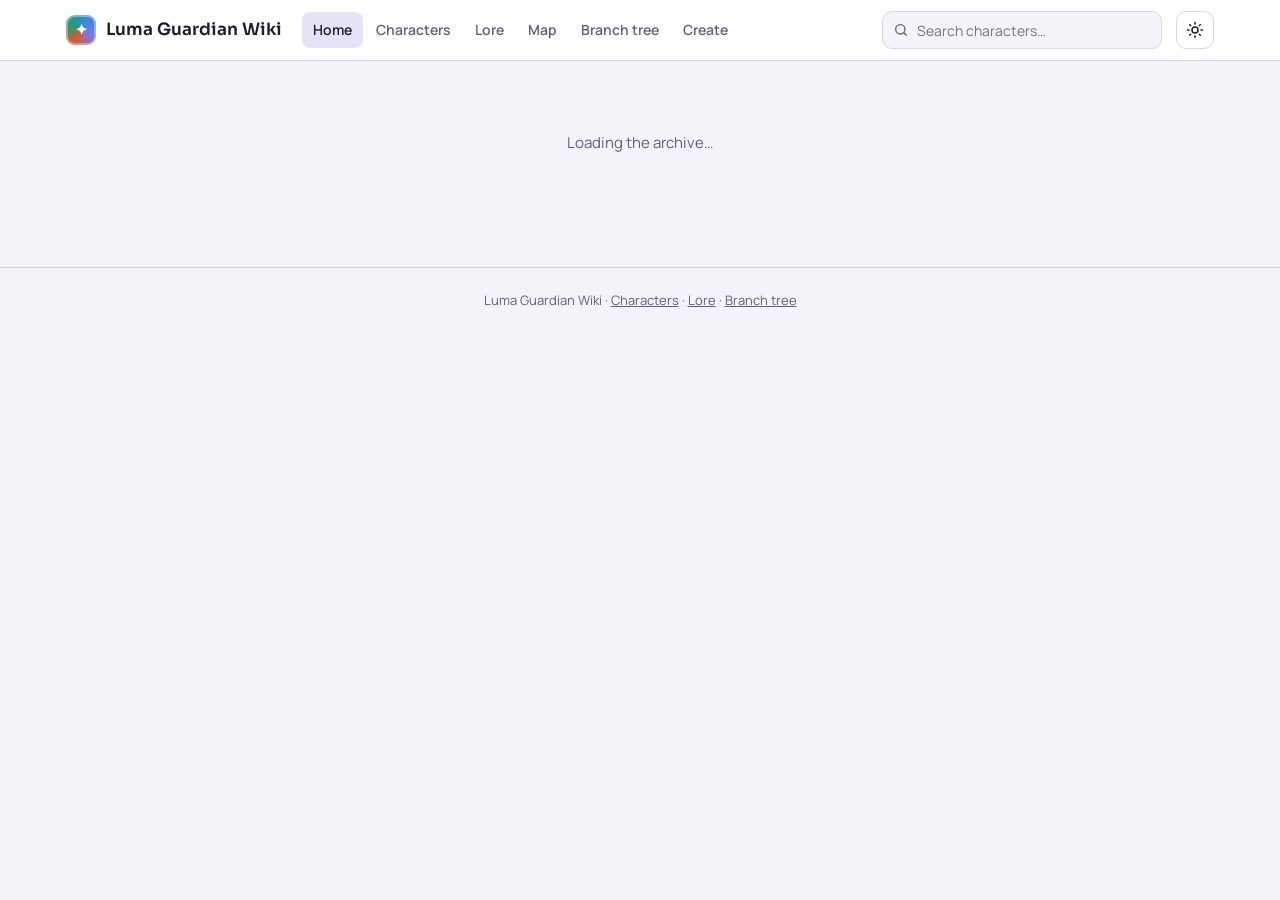
<file: index.html>
<!DOCTYPE html>
<html lang="en">
<head>
<meta charset="utf-8">
<title>Luma Guardian Wiki</title>
<!-- The site lives in wiki/. This page only sends visitors of the GitHub Pages root there. -->
<meta http-equiv="refresh" content="0; url=wiki/">
<link rel="canonical" href="wiki/">
</head>
<body>
<p><a href="wiki/">Open the Luma Guardian Wiki</a></p>
</body>
</html>
</file>
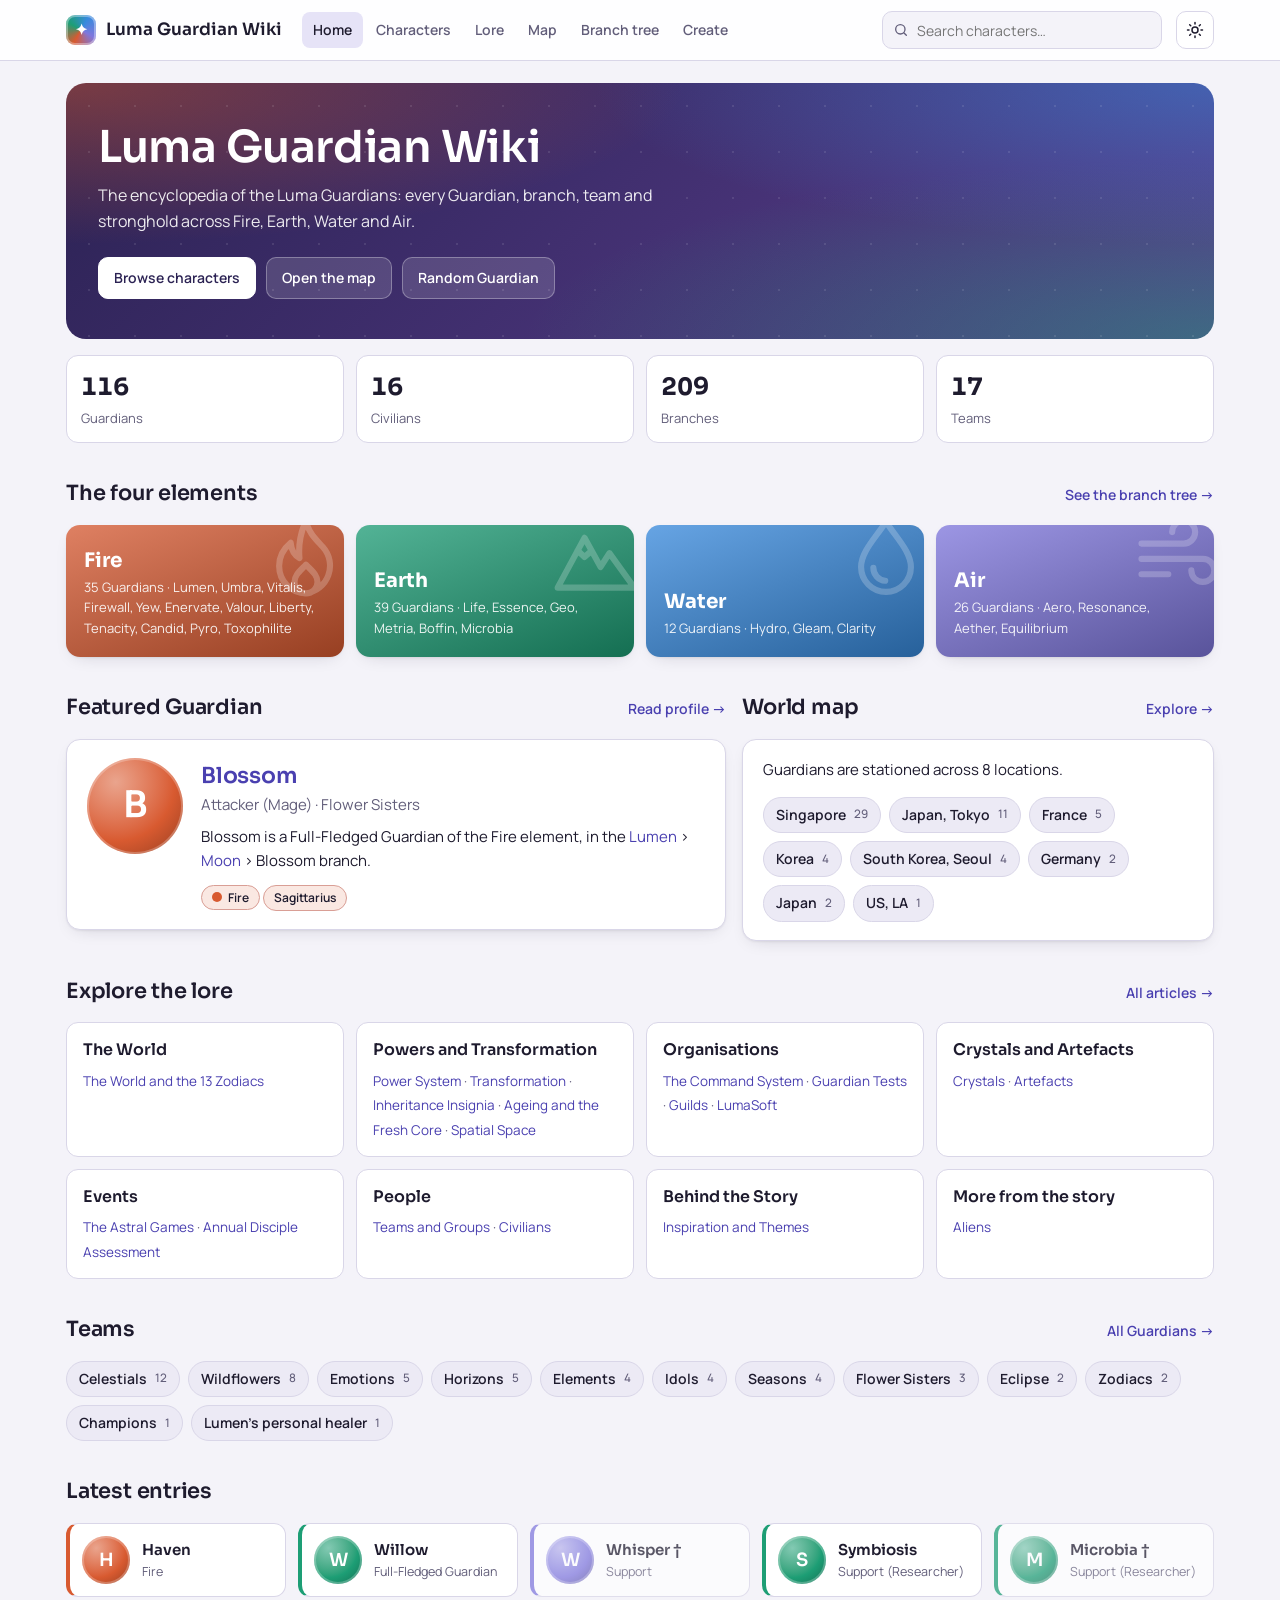
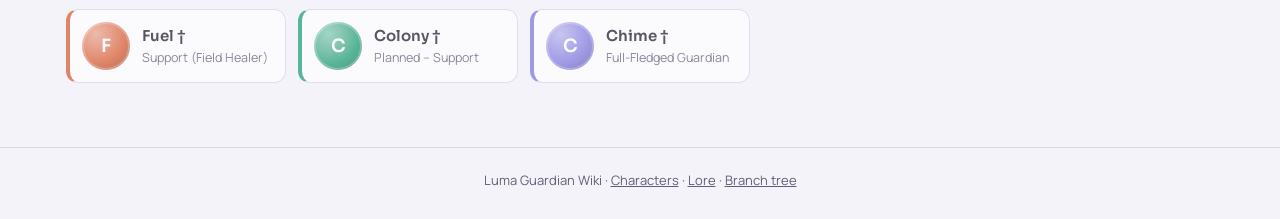
<file: wiki/index.html>
<!DOCTYPE html>
<html lang="en">
<head>
<meta charset="utf-8">
<meta name="viewport" content="width=device-width, initial-scale=1, viewport-fit=cover">
<title>Luma Guardian Wiki</title>
<meta name="description" content="The Luma Guardian encyclopedia: Guardians, branches, teams and locations.">
<meta name="theme-color" content="#2B2253">
<script>try{var t=localStorage.getItem('luma.theme.v1');if(t)document.documentElement.setAttribute('data-theme',t)}catch(e){}</script>
<link rel="preconnect" href="https://fonts.googleapis.com">
<link rel="stylesheet" href="https://fonts.googleapis.com/css2?family=Manrope:wght@400;500;600;700&family=Sora:wght@500;600&display=swap">
<link rel="stylesheet" href="assets/wiki.css">
<script src="assets/wiki.js" defer></script>
<script src="assets/story.js" defer></script>
<script src="assets/home.js" defer></script>
</head>
<body>
<main id="main" class="page"><div class="loading">Loading the archive…</div></main>
</body>
</html>
</file>
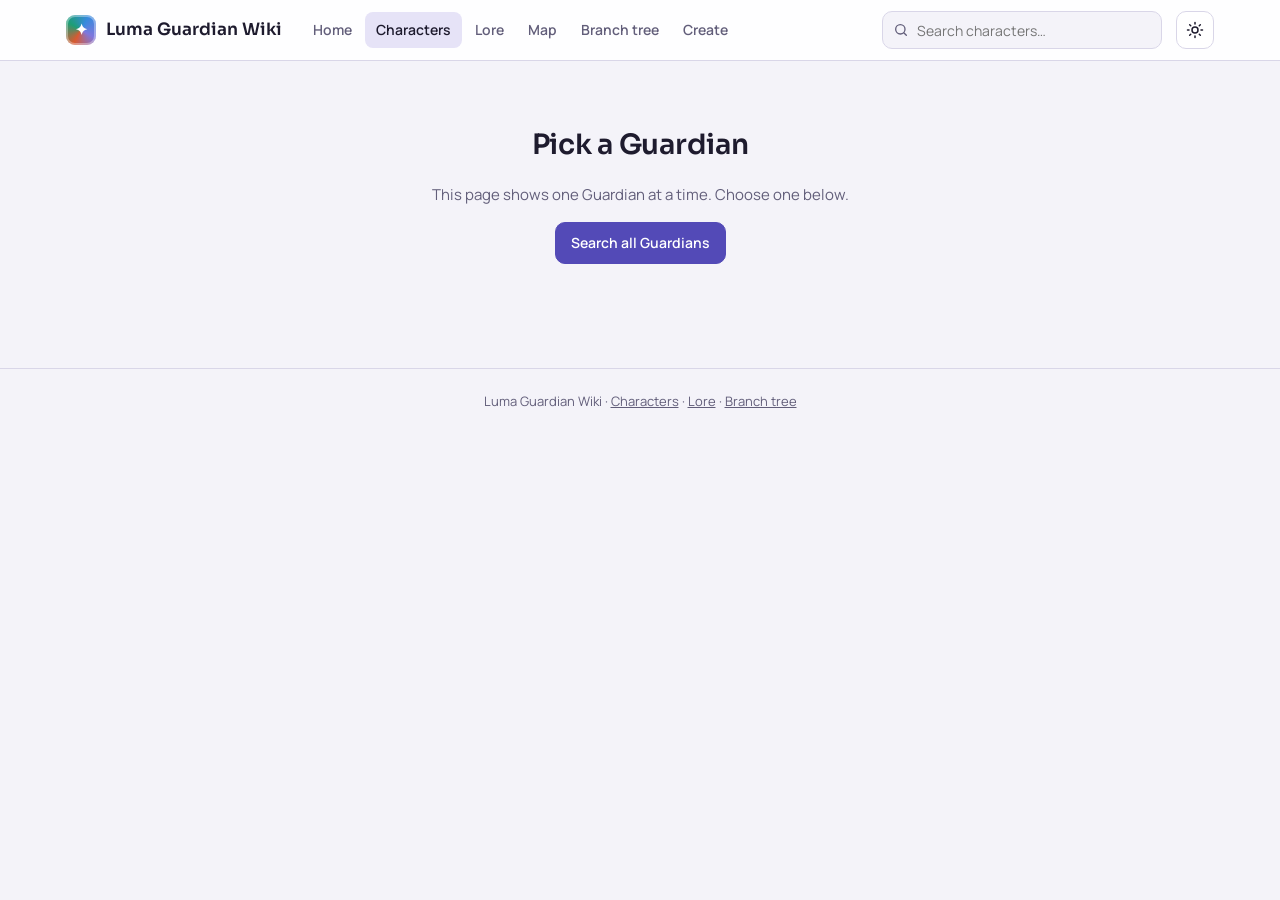
<file: wiki/character.html>
<!DOCTYPE html>
<html lang="en">
<head>
<meta charset="utf-8">
<meta name="viewport" content="width=device-width, initial-scale=1, viewport-fit=cover">
<title>Guardian · Luma Guardian Wiki</title>
<meta name="theme-color" content="#2B2253">
<script>try{var t=localStorage.getItem('luma.theme.v1');if(t)document.documentElement.setAttribute('data-theme',t)}catch(e){}</script>
<link rel="preconnect" href="https://fonts.googleapis.com">
<link rel="stylesheet" href="https://fonts.googleapis.com/css2?family=Manrope:wght@400;500;600;700&family=Sora:wght@500;600&display=swap">
<link rel="stylesheet" href="assets/wiki.css">
<script src="assets/wiki.js" defer></script>
<script src="assets/story.js" defer></script>
<script src="assets/character.js" defer></script>
</head>
<body>
<!-- One page for every Guardian: character.html?id=blossom or character.html?name=Blossom -->
<main id="main" class="page"><div class="loading">Loading profile…</div></main>
</body>
</html>
</file>
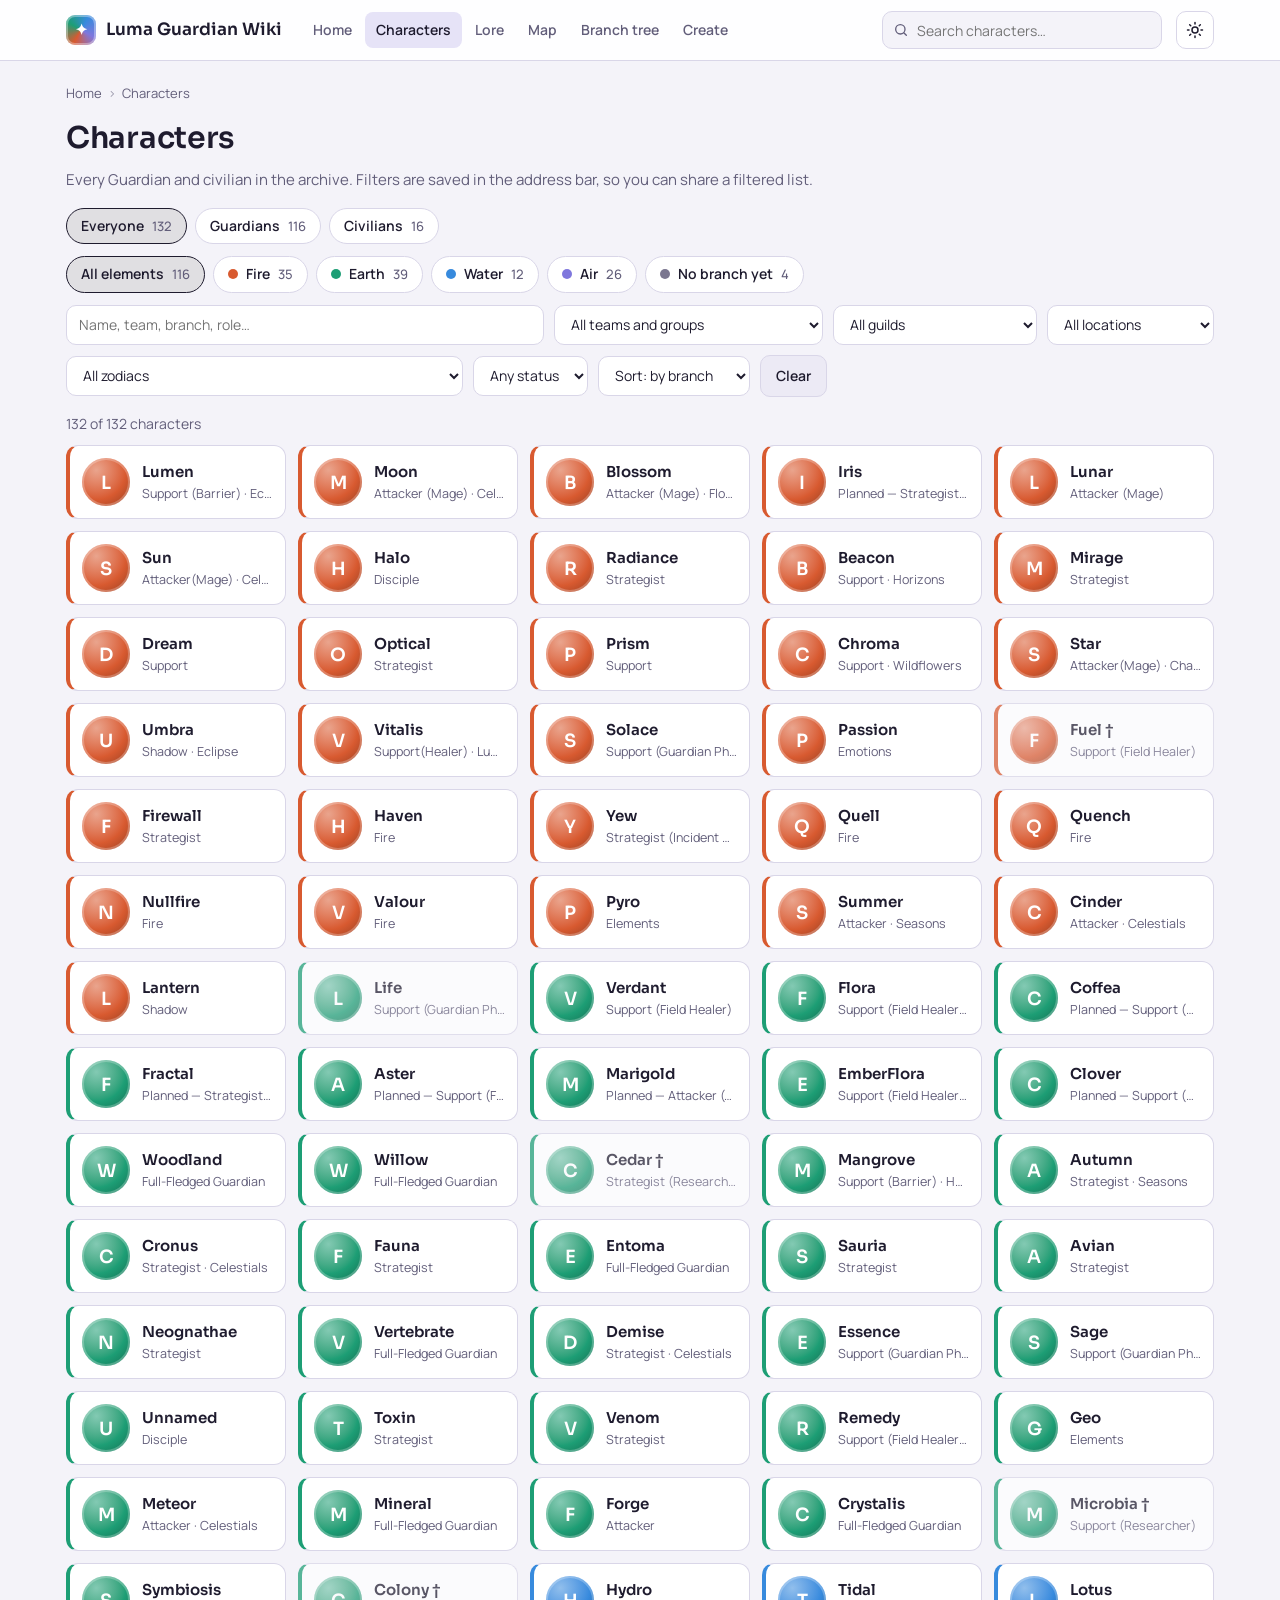
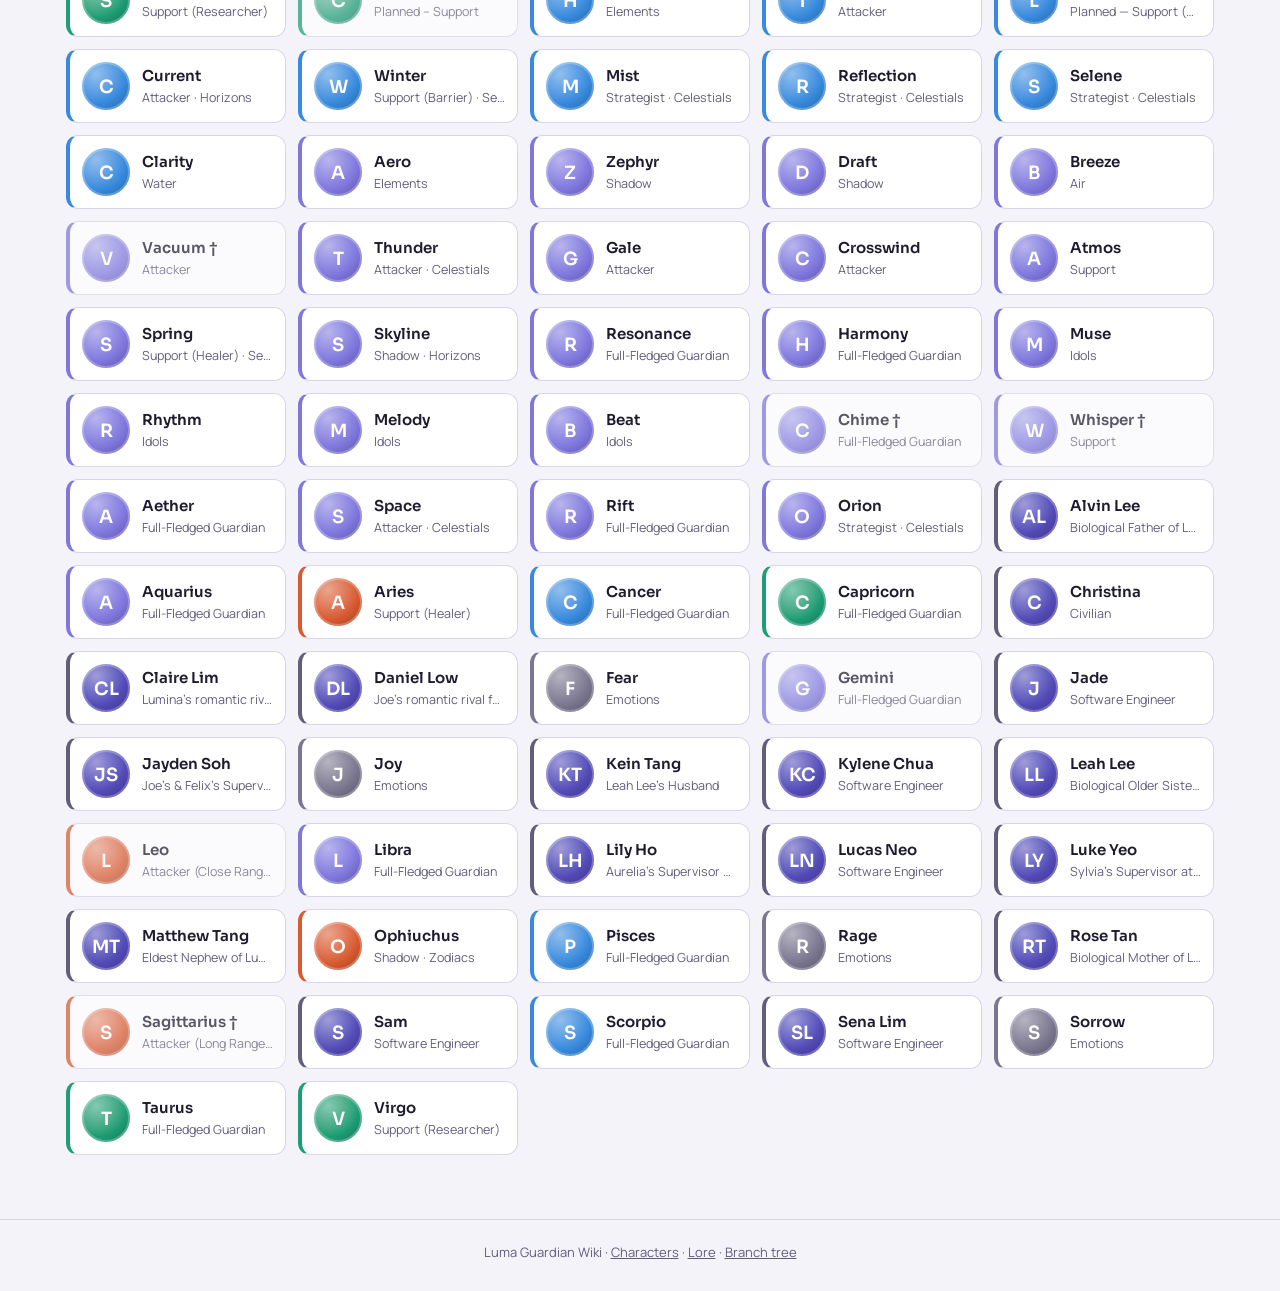
<file: wiki/characters.html>
<!DOCTYPE html>
<html lang="en">
<head>
<meta charset="utf-8">
<meta name="viewport" content="width=device-width, initial-scale=1, viewport-fit=cover">
<title>Characters · Luma Guardian Wiki</title>
<meta name="theme-color" content="#2B2253">
<script>try{var t=localStorage.getItem('luma.theme.v1');if(t)document.documentElement.setAttribute('data-theme',t)}catch(e){}</script>
<link rel="preconnect" href="https://fonts.googleapis.com">
<link rel="stylesheet" href="https://fonts.googleapis.com/css2?family=Manrope:wght@400;500;600;700&family=Sora:wght@500;600&display=swap">
<link rel="stylesheet" href="assets/wiki.css">
<script src="assets/wiki.js" defer></script>
<script src="assets/characters.js" defer></script>
</head>
<body>
<main id="main" class="page"><div class="loading">Loading Guardians…</div></main>
</body>
</html>
</file>
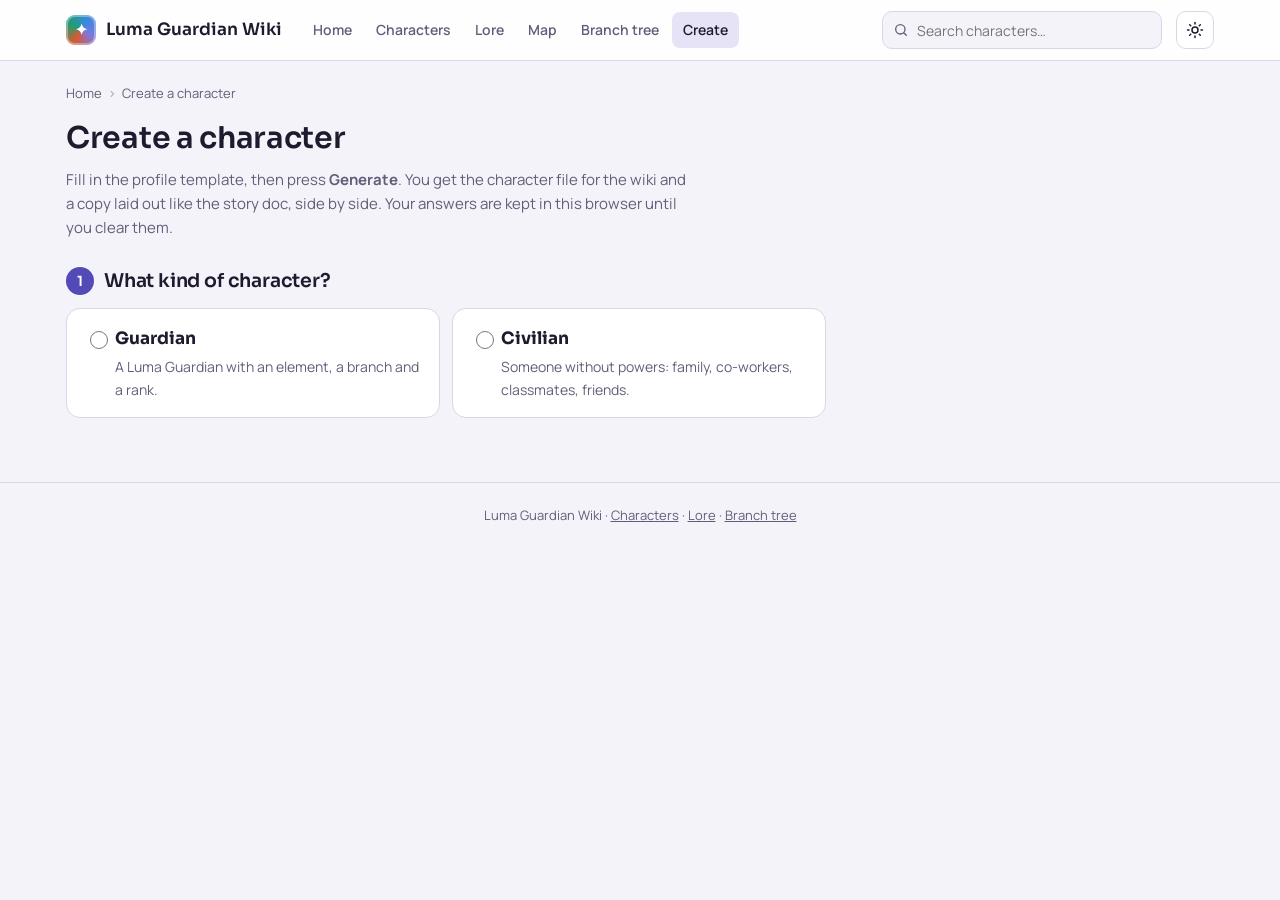
<file: wiki/create.html>
<!DOCTYPE html>
<html lang="en">
<head>
<meta charset="utf-8">
<meta name="viewport" content="width=device-width, initial-scale=1, viewport-fit=cover">
<title>Create a character · Luma Guardian Wiki</title>
<meta name="theme-color" content="#2B2253">
<script>try{var t=localStorage.getItem('luma.theme.v1');if(t)document.documentElement.setAttribute('data-theme',t)}catch(e){}</script>
<link rel="preconnect" href="https://fonts.googleapis.com">
<link rel="stylesheet" href="https://fonts.googleapis.com/css2?family=Manrope:wght@400;500;600;700&family=Sora:wght@500;600&display=swap">
<link rel="stylesheet" href="assets/wiki.css">
<script src="assets/wiki.js" defer></script>
<script src="assets/create.js" defer></script>
</head>
<body>
<!-- create.html?type=guardian or ?type=civilian opens that form straight away -->
<main id="main" class="page"><div class="loading">Loading the templates…</div></main>
</body>
</html>
</file>
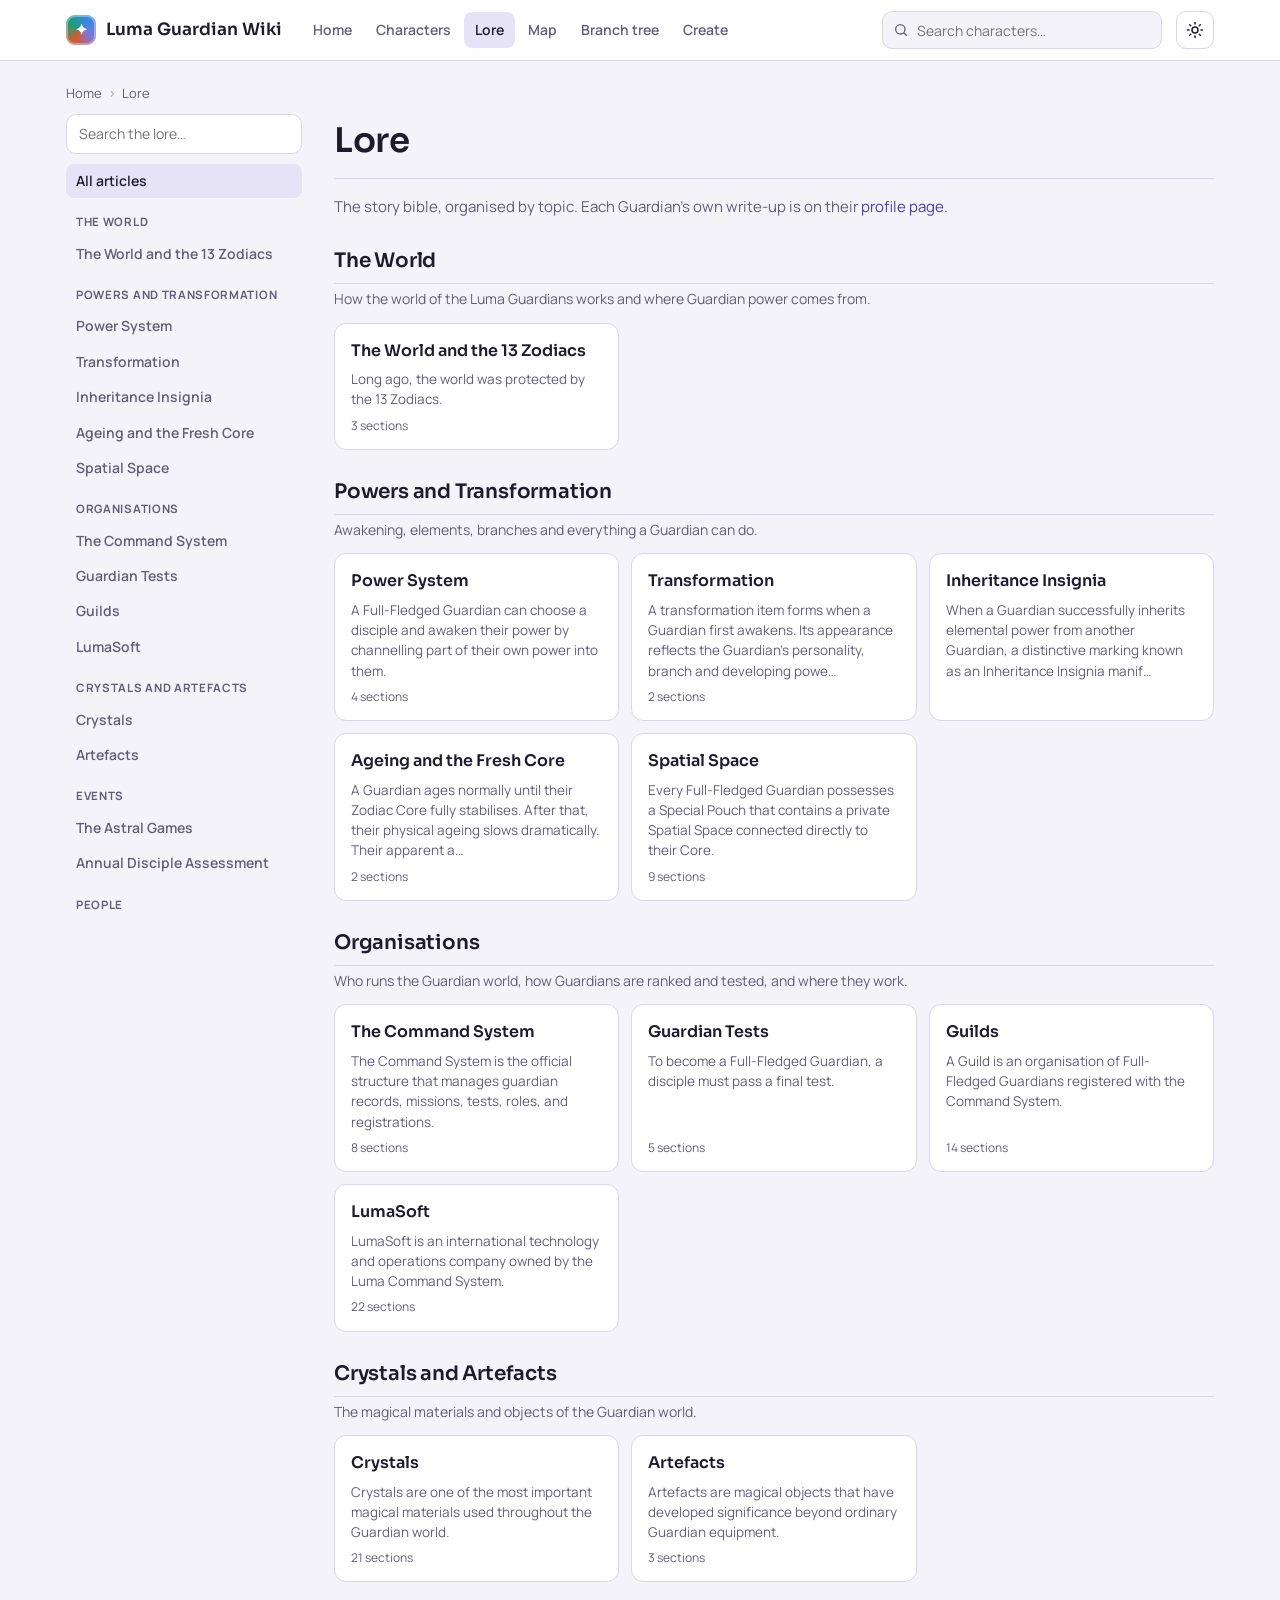
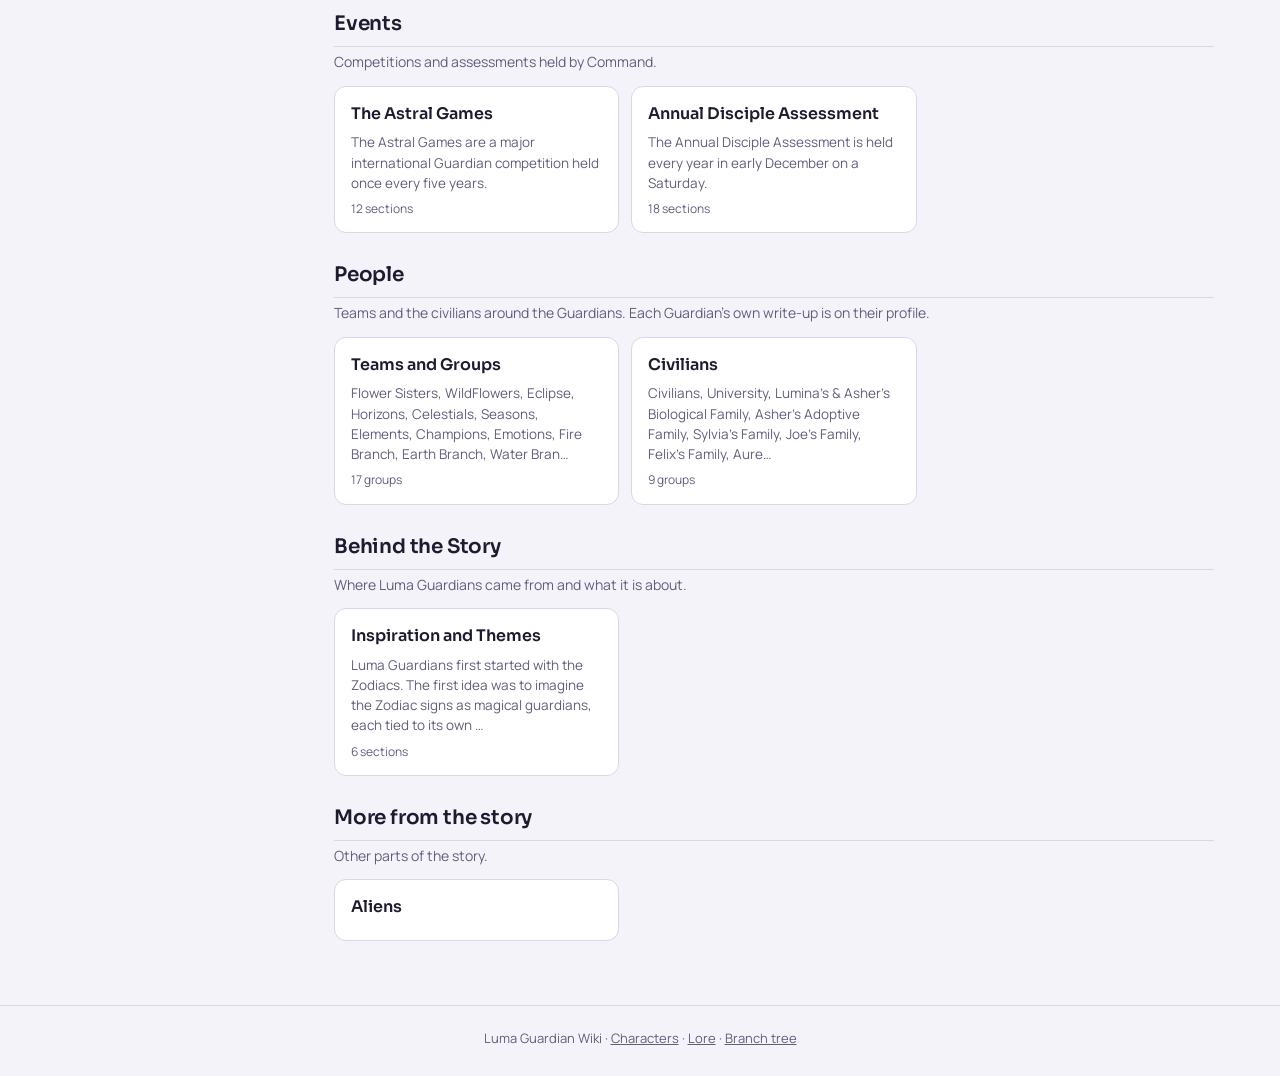
<file: wiki/lore.html>
<!DOCTYPE html>
<html lang="en">
<head>
<meta charset="utf-8">
<meta name="viewport" content="width=device-width, initial-scale=1, viewport-fit=cover">
<title>Lore · Luma Guardian Wiki</title>
<meta name="theme-color" content="#2B2253">
<script>try{var t=localStorage.getItem('luma.theme.v1');if(t)document.documentElement.setAttribute('data-theme',t)}catch(e){}</script>
<link rel="preconnect" href="https://fonts.googleapis.com">
<link rel="stylesheet" href="https://fonts.googleapis.com/css2?family=Manrope:wght@400;500;600;700&family=Sora:wght@500;600&display=swap">
<link rel="stylesheet" href="assets/wiki.css">
<script src="assets/wiki.js" defer></script>
<script src="assets/story.js" defer></script>
<script src="assets/lore.js" defer></script>
</head>
<body>
<!-- lore.html = all articles, lore.html?tab=crystal = one article, lore.html?q=astral = search -->
<main id="main" class="page"><div class="loading">Opening the archive…</div></main>
</body>
</html>
</file>
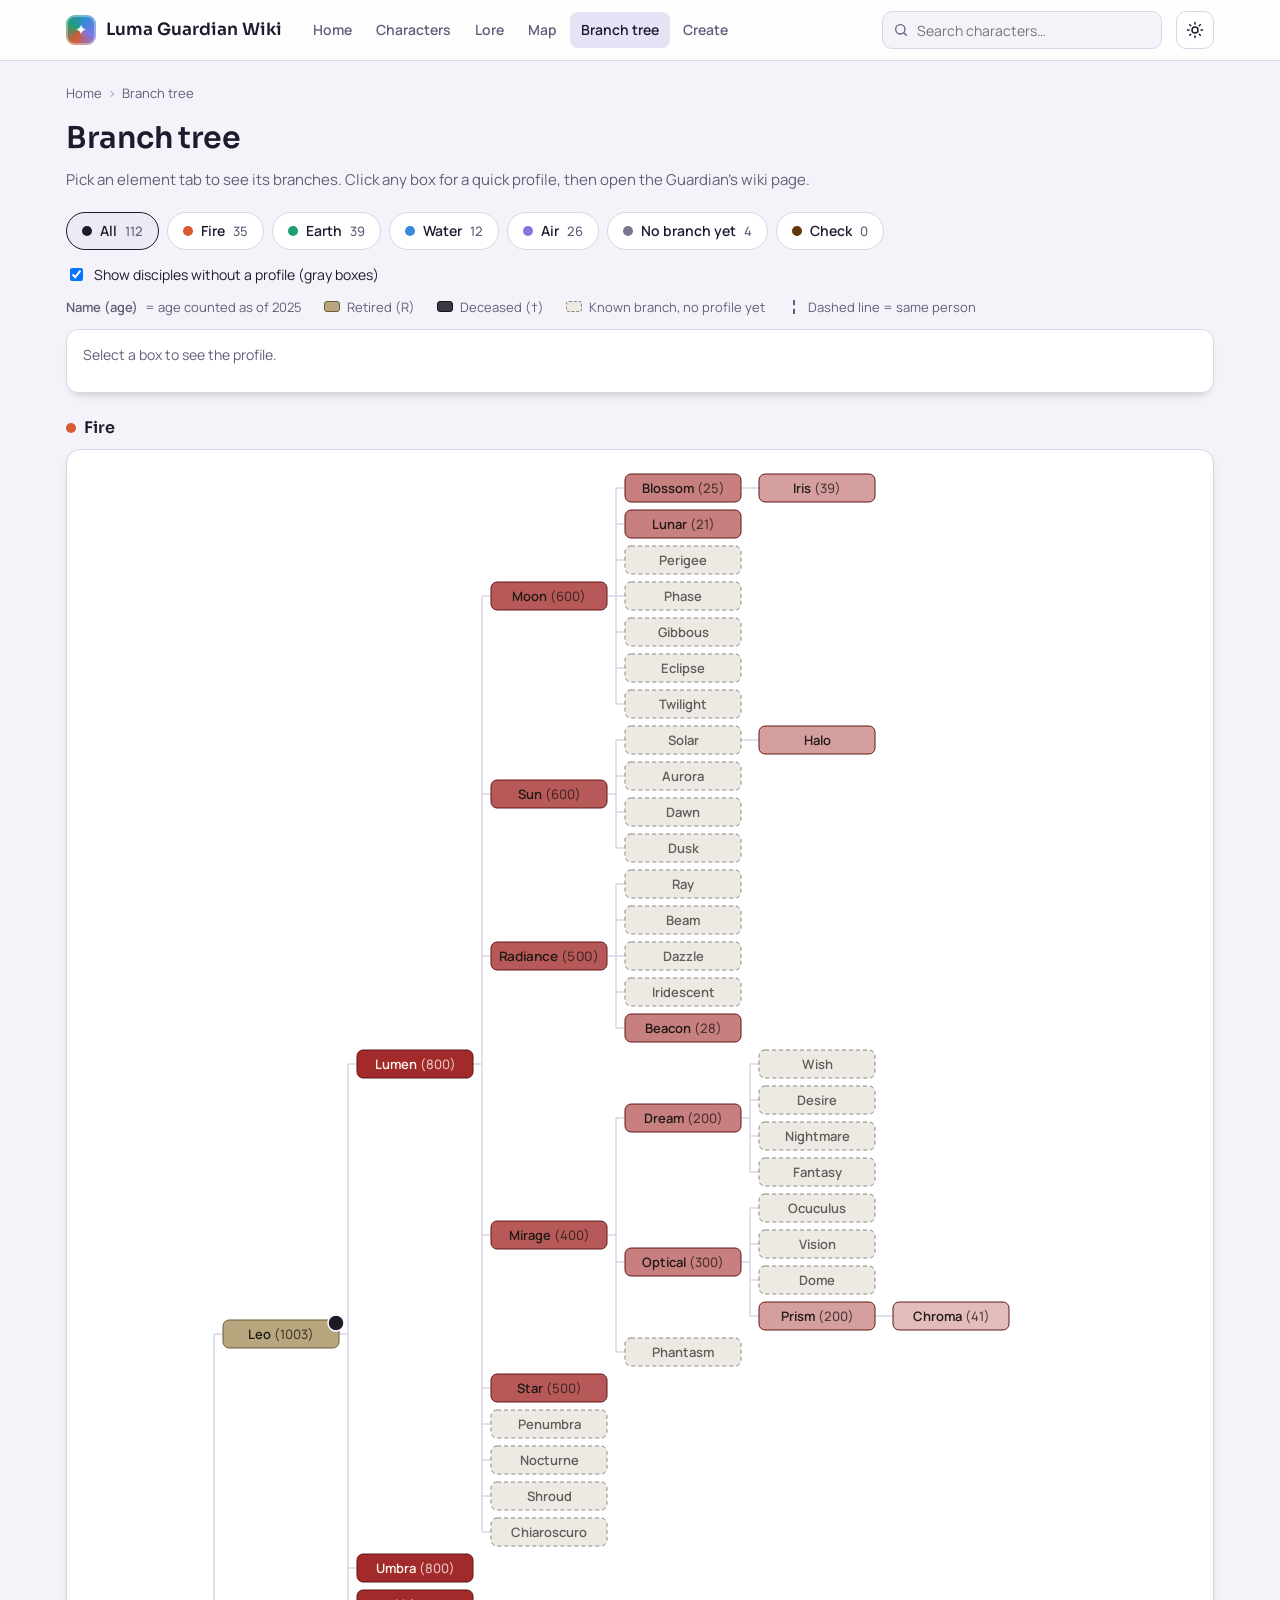
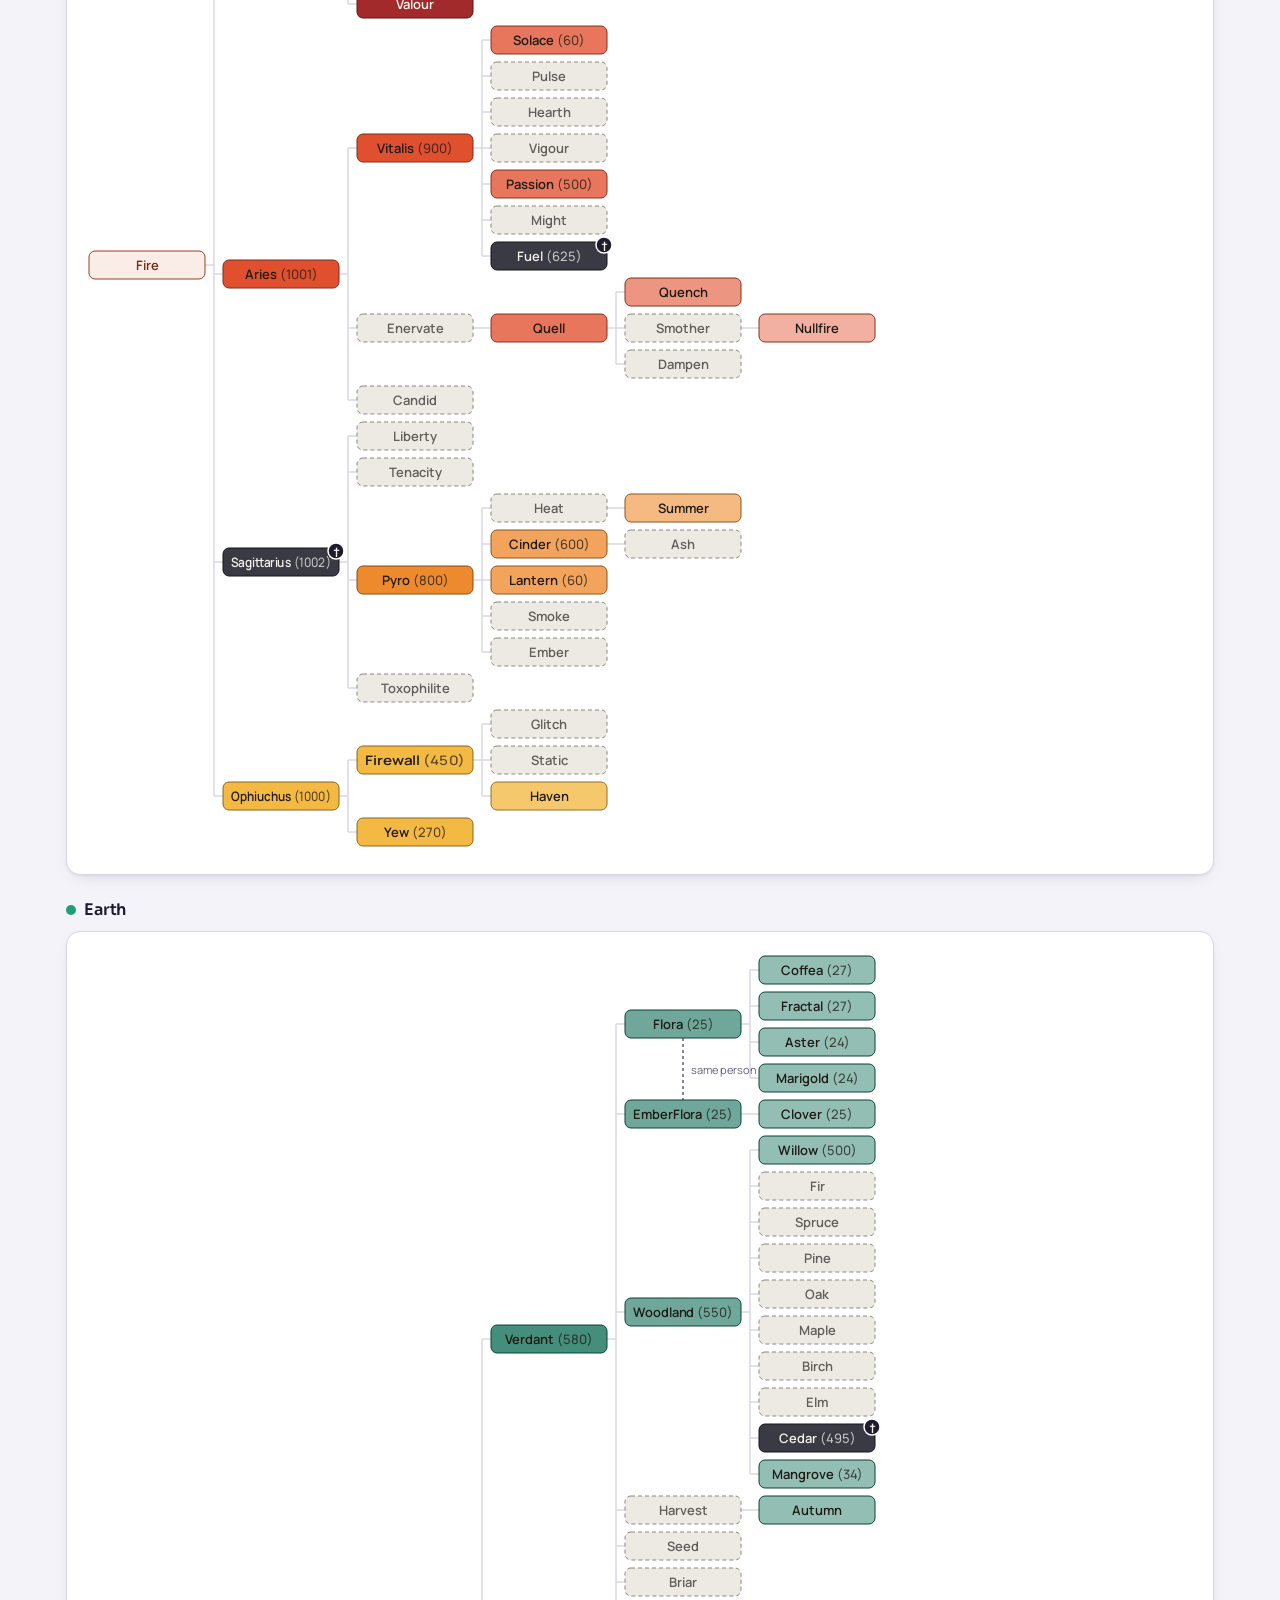
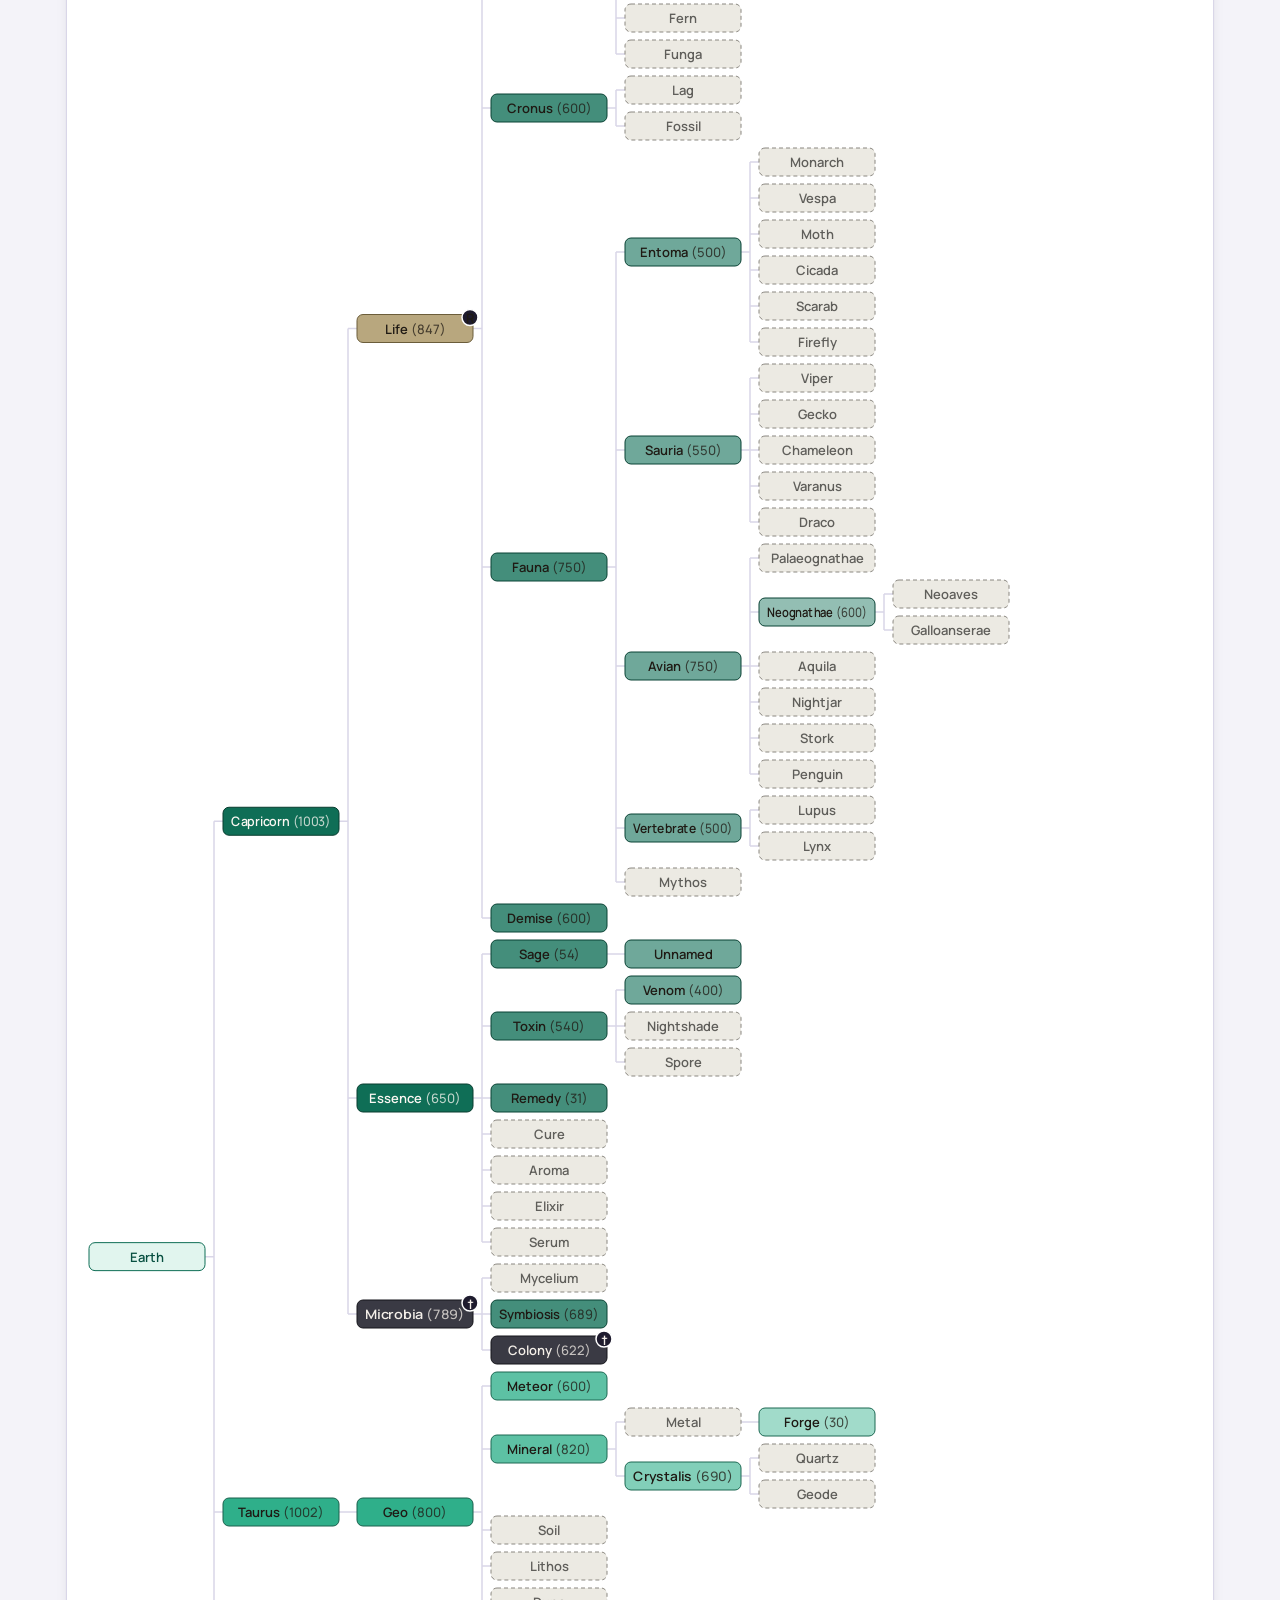
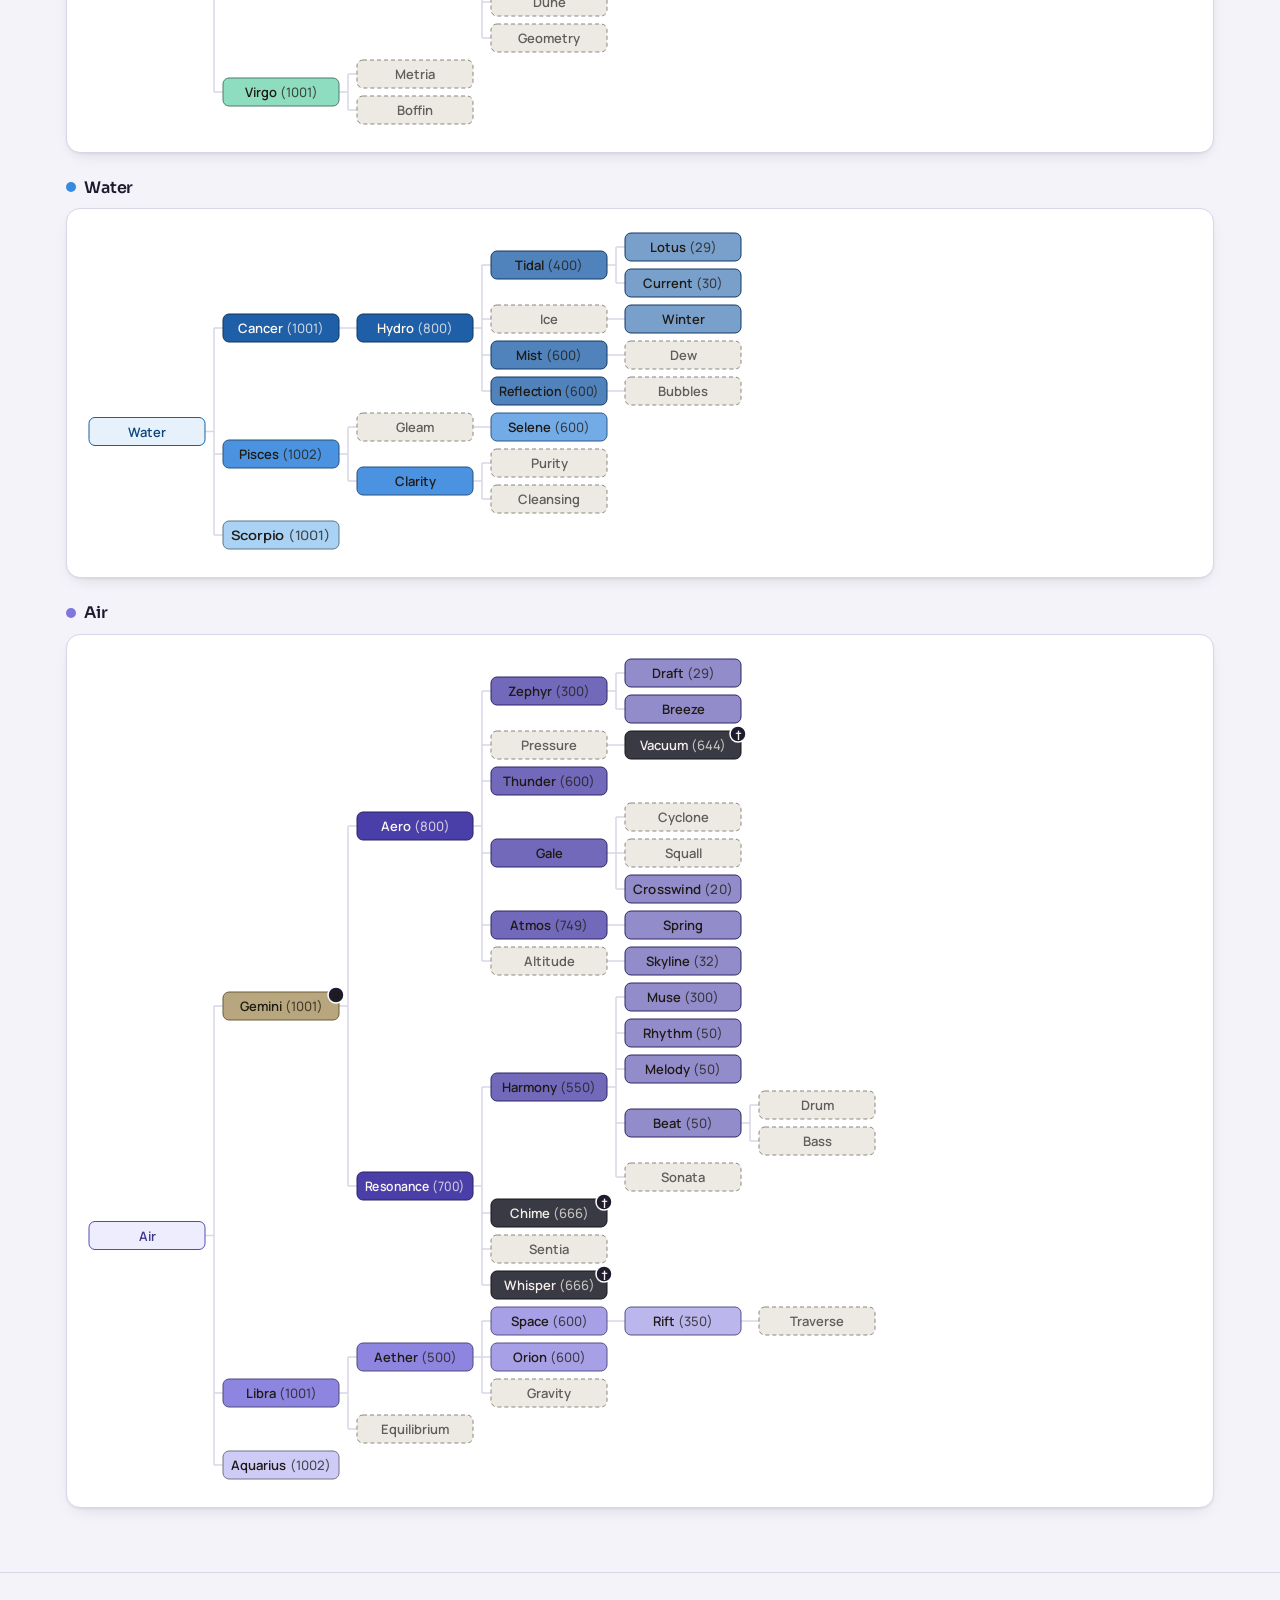
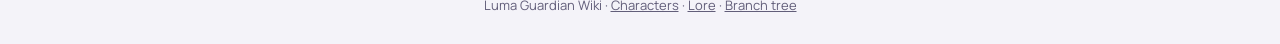
<file: wiki/tree.html>
<!DOCTYPE html>
<html lang="en">
<head>
<meta charset="utf-8">
<meta name="viewport" content="width=device-width, initial-scale=1, viewport-fit=cover">
<title>Branch tree · Luma Guardian Wiki</title>
<meta name="theme-color" content="#2B2253">
<script>try{var t=localStorage.getItem('luma.theme.v1');if(t)document.documentElement.setAttribute('data-theme',t)}catch(e){}</script>
<link rel="preconnect" href="https://fonts.googleapis.com">
<link rel="stylesheet" href="https://fonts.googleapis.com/css2?family=Manrope:wght@400;500;600;700&family=Sora:wght@500;600&display=swap">
<link rel="stylesheet" href="assets/wiki.css">
<link rel="stylesheet" href="assets/tree.css">
<link rel="stylesheet" href="assets/tree-colors.css">
<script src="assets/wiki.js" defer></script>
<script src="assets/tree.js" defer></script>
<script>addEventListener('DOMContentLoaded',()=>{Wiki.boot('tree').catch(()=>{});});</script>
</head>
<body>
<main id="main" class="page">
  <div class="crumbs"><a href="index.html">Home</a><span class="sep">›</span><span>Branch tree</span></div>
  <h1 style="font-size:30px;margin-bottom:6px">Branch tree</h1>
  <p class="muted" style="margin:0">Pick an element tab to see its branches. Click any box for a quick profile, then open the Guardian's wiki page.</p>
  <div class="tabs" role="tablist" id="tabs" aria-label="Elements"></div>
  <div class="toggles" role="group" aria-label="Display options">
    <label class="chk"><input type="checkbox" id="infer" checked> <span>Show disciples without a profile (gray boxes)</span></label>
  </div>
  <section id="panel" aria-live="polite"></section>
</main>
</body>
</html>
</file>
<file: wiki/assets/wiki.css>
/* Luma Guardian Wiki: shared styles. Colours are tokens; dark mode is set on <html data-theme>. */
:root{
  --bg:#F4F3F9;--surface:#FFFFFF;--surface2:#ECEAF5;--line:#D9D6E8;--ink:#1E1B2E;--muted:#625E7A;
  --accent:#534AB7;--accent-ink:#FFFFFF;--accent-soft:#E6E3F7;--link:#4A40B0;
  --fire:#D85A30;--earth:#1D9E75;--water:#378ADD;--air:#7F77DD;--none:#7A768F;
  --deceased:#8A8780;--retired:#B07D2B;
  --hero1:#2B2253;--hero2:#5A3E8F;--hero-ink:#FFFFFF;
  --shadow:0 1px 2px rgba(30,27,46,.06),0 6px 18px -10px rgba(30,27,46,.25);
  --radius:14px;--head-h:60px;
  color-scheme:light;
}
@media (prefers-color-scheme: dark){
  :root:not([data-theme="light"]){
    --bg:#14121F;--surface:#1D1A2C;--surface2:#272440;--line:#34304A;--ink:#ECEAF6;--muted:#A19DBD;
    --accent:#AFA9EC;--accent-ink:#14121F;--accent-soft:#2D2950;--link:#B9B3F2;
    --hero1:#1B1636;--hero2:#3B2A66;
    --shadow:0 1px 2px rgba(0,0,0,.3),0 8px 20px -12px rgba(0,0,0,.6);
    color-scheme:dark;
  }
}
:root[data-theme="dark"]{
  --bg:#14121F;--surface:#1D1A2C;--surface2:#272440;--line:#34304A;--ink:#ECEAF6;--muted:#A19DBD;
  --accent:#AFA9EC;--accent-ink:#14121F;--accent-soft:#2D2950;--link:#B9B3F2;
  --hero1:#1B1636;--hero2:#3B2A66;
  --shadow:0 1px 2px rgba(0,0,0,.3),0 8px 20px -12px rgba(0,0,0,.6);
  color-scheme:dark;
}

*{box-sizing:border-box}
html{scroll-padding-top:calc(var(--head-h) + 12px);-webkit-text-size-adjust:100%}
body{margin:0;background:var(--bg);color:var(--ink);font-family:"Manrope",system-ui,-apple-system,"Segoe UI",sans-serif;font-size:15px;line-height:1.6;overflow-x:hidden}
h1,h2,h3,h4{font-family:"Sora","Manrope",system-ui,sans-serif;font-weight:600;letter-spacing:-0.01em;margin:0}
a{color:var(--link);text-decoration:none}
a:hover{text-decoration:underline}
button,input,select{font:inherit;color:inherit}
:focus-visible{outline:2px solid var(--accent);outline-offset:2px}
img{max-width:100%}
.sr{position:absolute;width:1px;height:1px;overflow:hidden;clip:rect(0 0 0 0);white-space:nowrap}
@media (prefers-reduced-motion:reduce){*{transition:none!important;animation:none!important;scroll-behavior:auto!important}}

/* ---------- Top bar ---------- */
.topbar{position:sticky;top:0;z-index:1000;background:color-mix(in srgb,var(--surface) 88%,transparent);backdrop-filter:saturate(1.4) blur(10px);-webkit-backdrop-filter:saturate(1.4) blur(10px);border-bottom:1px solid var(--line);padding-top:env(safe-area-inset-top,0px)}
.topbar .in{max-width:1180px;margin:0 auto;height:var(--head-h);display:flex;align-items:center;gap:14px;padding:0 16px}
.brand{display:flex;align-items:center;gap:10px;color:var(--ink);font-family:"Sora",sans-serif;font-weight:600;font-size:17px;white-space:nowrap}
.brand:hover{text-decoration:none}
.brand .mark{width:30px;height:30px;border-radius:9px;display:grid;place-items:center;background:conic-gradient(from 210deg,var(--fire),var(--earth),var(--water),var(--air),var(--fire));color:#fff;font-size:15px;box-shadow:inset 0 0 0 2px rgba(255,255,255,.35)}
.nav{display:flex;gap:2px;margin-left:6px}
.nav a{color:var(--muted);font-weight:600;font-size:14px;padding:7px 11px;border-radius:8px;white-space:nowrap}
.nav a:hover{color:var(--ink);background:var(--surface2);text-decoration:none}
.nav a[aria-current="page"]{color:var(--ink);background:var(--accent-soft)}
.search{position:relative;margin-left:auto;flex:0 1 280px;min-width:0}
.search input{width:100%;height:38px;border:1px solid var(--line);background:var(--bg);border-radius:10px;padding:0 12px 0 34px;font-size:14px}
.search svg{position:absolute;left:11px;top:11px;width:16px;height:16px;color:var(--muted);pointer-events:none}
.sugg{position:absolute;top:44px;left:0;right:0;background:var(--surface);border:1px solid var(--line);border-radius:12px;box-shadow:var(--shadow);list-style:none;margin:0;padding:6px;max-height:60vh;overflow:auto;display:none}
.sugg.open{display:block}
.sugg li a{display:flex;align-items:center;gap:10px;padding:7px 8px;border-radius:8px;color:var(--ink)}
.sugg li a:hover,.sugg li a[aria-selected="true"]{background:var(--surface2);text-decoration:none}
.sugg small{color:var(--muted);margin-left:auto;font-size:12px}
.iconbtn{width:38px;height:38px;flex:none;display:grid;place-items:center;border:1px solid var(--line);background:var(--surface);border-radius:10px;cursor:pointer;color:var(--ink)}
.iconbtn:hover{background:var(--surface2)}
.iconbtn svg{width:18px;height:18px}
.menubtn{display:none}
.theme-ico-dark{display:none}
:root[data-theme="dark"] .theme-ico-dark{display:block}
:root[data-theme="dark"] .theme-ico-light{display:none}
@media (prefers-color-scheme: dark){
  :root:not([data-theme="light"]) .theme-ico-dark{display:block}
  :root:not([data-theme="light"]) .theme-ico-light{display:none}
}
@media (max-width:820px){
  .menubtn{display:grid}
  .nav{display:none;position:absolute;top:calc(var(--head-h) + env(safe-area-inset-top,0px));left:0;right:0;flex-direction:column;background:var(--surface);border-bottom:1px solid var(--line);padding:8px 12px 12px;margin:0;box-shadow:var(--shadow)}
  .nav.open{display:flex}
  .nav a{padding:11px 12px;font-size:15px}
  .search{flex:1 1 auto}
  .brand .txt{display:none}
}

/* ---------- Layout ---------- */
.page{max-width:1180px;margin:0 auto;padding:22px 16px 64px;padding-bottom:calc(64px + env(safe-area-inset-bottom,0px))}
.crumbs{font-size:13px;color:var(--muted);margin-bottom:10px;display:flex;flex-wrap:wrap;gap:4px 6px;align-items:center}
.crumbs a{color:var(--muted)}
.crumbs .sep{opacity:.6}
.card{background:var(--surface);border:1px solid var(--line);border-radius:var(--radius);padding:18px 20px;box-shadow:var(--shadow)}
.muted{color:var(--muted)}
.sec-h{display:flex;align-items:baseline;justify-content:space-between;gap:12px;margin:34px 0 14px}
.sec-h h2{font-size:21px}
.sec-h a{font-weight:600;font-size:14px}
.btn{display:inline-flex;align-items:center;justify-content:center;gap:8px;border:1px solid var(--line);background:var(--surface2);border-radius:10px;padding:9px 15px;cursor:pointer;font-weight:600;font-size:14px;color:var(--ink);min-height:40px}
.btn:hover{border-color:var(--muted);text-decoration:none}
.btn.primary{background:var(--accent);color:var(--accent-ink);border-color:var(--accent)}
.foot{border-top:1px solid var(--line);color:var(--muted);font-size:13px;padding:22px 16px calc(28px + env(safe-area-inset-bottom,0px));text-align:center}
.foot a{color:var(--muted);text-decoration:underline}
.loading,.empty{padding:48px 12px;text-align:center;color:var(--muted)}
.err{background:color-mix(in srgb,var(--fire) 12%,var(--surface));border:1px solid color-mix(in srgb,var(--fire) 40%,var(--line));border-radius:12px;padding:14px 16px}

/* ---------- Element accents ---------- */
.el-Fire{--c:var(--fire)} .el-Earth{--c:var(--earth)} .el-Water{--c:var(--water)} .el-Air{--c:var(--air)} .el-None{--c:var(--none)}
.dot{display:inline-block;width:10px;height:10px;border-radius:50%;background:var(--c,var(--none));flex:none}
.pill{display:inline-flex;align-items:center;gap:6px;font-size:12px;font-weight:600;border-radius:999px;padding:2px 10px;background:color-mix(in srgb,var(--c,var(--none)) 14%,var(--surface));color:var(--ink);border:1px solid color-mix(in srgb,var(--c,var(--none)) 45%,var(--line));white-space:nowrap}
.pill.st-deceased{--c:var(--deceased)} .pill.st-retired{--c:var(--retired)}

/* ---------- Avatar ---------- */
.ava{--s:56px;width:var(--s);height:var(--s);border-radius:50%;flex:none;display:grid;place-items:center;overflow:hidden;font-family:"Sora",sans-serif;font-weight:600;color:#fff;font-size:calc(var(--s) * .38);background:radial-gradient(circle at 30% 25%,color-mix(in srgb,var(--c,var(--none)) 55%,#fff),var(--c,var(--none)) 60%,color-mix(in srgb,var(--c,var(--none)) 70%,#000));box-shadow:inset 0 0 0 2px rgba(255,255,255,.25)}
.ava img{width:100%;height:100%;object-fit:cover}
.ava.sq{border-radius:12px}

/* ---------- Character cards ---------- */
.grid{display:grid;grid-template-columns:repeat(auto-fill,minmax(200px,1fr));gap:12px}
.ccard{display:flex;gap:12px;align-items:center;background:var(--surface);border:1px solid var(--line);border-left:4px solid var(--c,var(--none));border-radius:12px;padding:12px;color:var(--ink);transition:transform .12s ease,box-shadow .12s ease;min-width:0}
.ccard:hover{text-decoration:none;transform:translateY(-1px);box-shadow:var(--shadow)}
.ccard .t{min-width:0}
.ccard b{display:block;font-family:"Sora",sans-serif;font-weight:600;font-size:15px;overflow:hidden;text-overflow:ellipsis;white-space:nowrap}
.ccard small{display:block;color:var(--muted);font-size:12.5px;overflow:hidden;text-overflow:ellipsis;white-space:nowrap}
.ccard.gone{opacity:.72}
.ccard.noprof{border-left-style:dashed;background:var(--surface2)}
.chips[hidden],.filters select[hidden]{display:none}
.ccard.civ{--c:var(--muted)}
.ccard.civ .ava{--c:var(--accent)}
.stat{color:var(--ink)}
a.stat:hover{text-decoration:none;border-color:var(--accent)}
@media (max-width:480px){.grid{grid-template-columns:1fr 1fr;gap:10px}.ccard{flex-direction:column;text-align:center;padding:14px 8px}.ccard .t{width:100%}}

/* ---------- Home ---------- */
.hero{position:relative;overflow:hidden;border-radius:20px;color:var(--hero-ink);padding:40px 32px;background:radial-gradient(120% 140% at 0% 0%,color-mix(in srgb,var(--fire) 45%,transparent) 0%,transparent 45%),radial-gradient(120% 140% at 100% 0%,color-mix(in srgb,var(--water) 50%,transparent) 0%,transparent 45%),radial-gradient(120% 140% at 100% 100%,color-mix(in srgb,var(--earth) 45%,transparent) 0%,transparent 50%),linear-gradient(135deg,var(--hero1),var(--hero2))}
.hero::after{content:"";position:absolute;inset:0;background-image:radial-gradient(rgba(255,255,255,.55) 1px,transparent 1.5px);background-size:46px 46px;opacity:.18;pointer-events:none}
.hero h1{font-size:clamp(28px,5vw,44px);line-height:1.1}
.hero p{max-width:60ch;margin:12px 0 22px;opacity:.9;font-size:16px}
.hero .row{display:flex;flex-wrap:wrap;gap:10px;position:relative;z-index:1}
.hero .btn{background:rgba(255,255,255,.14);border-color:rgba(255,255,255,.3);color:#fff}
.hero .btn.primary{background:#fff;color:#2B2253;border-color:#fff}
.stats{display:grid;grid-template-columns:repeat(4,1fr);gap:12px;margin-top:16px}
.stat{background:var(--surface);border:1px solid var(--line);border-radius:12px;padding:12px 14px}
.stat b{display:block;font-family:"Sora",sans-serif;font-size:24px;font-variant-numeric:tabular-nums}
.stat span{color:var(--muted);font-size:13px}
@media (max-width:640px){.stats{grid-template-columns:1fr 1fr}.hero{padding:28px 20px}}
.portals{display:grid;grid-template-columns:repeat(4,1fr);gap:12px}
@media (max-width:860px){.portals{grid-template-columns:1fr 1fr}}
.portal{position:relative;overflow:hidden;border-radius:14px;padding:18px;min-height:132px;color:#fff;display:flex;flex-direction:column;justify-content:flex-end;background:linear-gradient(160deg,color-mix(in srgb,var(--c) 75%,#fff 0%),color-mix(in srgb,var(--c) 70%,#000));box-shadow:var(--shadow)}
.portal:hover{text-decoration:none;filter:brightness(1.06)}
.portal .glyph{position:absolute;right:-8px;top:-14px;font-size:92px;opacity:.22;line-height:1}
.portal b{font-family:"Sora",sans-serif;font-size:20px}
.portal span{font-size:13px;opacity:.9}
.split{display:grid;grid-template-columns:1.4fr 1fr;gap:16px}
@media (max-width:860px){.split{grid-template-columns:1fr}}
.feat{display:flex;gap:18px;align-items:flex-start}
.feat .ava{--s:96px}
.feat h3{font-size:22px}
.feat p{margin:8px 0 12px}
@media (max-width:480px){.feat{flex-direction:column;align-items:center;text-align:center}}
.teams{display:flex;flex-wrap:wrap;gap:8px}
.teams a{display:inline-flex;gap:8px;align-items:center;border:1px solid var(--line);background:var(--surface2);border-radius:999px;padding:6px 12px;color:var(--ink);font-size:14px;font-weight:600}
.teams a small{color:var(--muted);font-weight:500}
.teams a:hover{border-color:var(--muted);text-decoration:none}

/* ---------- Character list filters ---------- */
.filters{display:flex;flex-wrap:wrap;gap:10px;align-items:center;margin:4px 0 16px}
.filters input[type=search],.filters select{height:40px;border:1px solid var(--line);background:var(--surface);border-radius:10px;padding:0 12px;font-size:14px;min-width:0}
.filters input[type=search]{flex:1 1 220px}
.filters select{flex:0 1 auto;max-width:100%}
.chips{display:flex;flex-wrap:wrap;gap:8px;margin-bottom:12px}
.chipbtn{display:inline-flex;align-items:center;gap:8px;border:1.5px solid var(--line);background:var(--surface);border-radius:999px;padding:6px 14px;cursor:pointer;font-weight:600;font-size:14px;min-height:36px}
.chipbtn[aria-pressed="true"]{border-color:var(--c,var(--ink));background:color-mix(in srgb,var(--c,var(--ink)) 14%,var(--surface))}
.chipbtn .n{color:var(--muted);font-weight:500;font-size:13px}
.count{color:var(--muted);font-size:14px;margin:0 0 10px}

/* ---------- Character profile ---------- */
.prof-head{display:flex;flex-wrap:wrap;gap:8px 14px;align-items:center;border-bottom:1px solid var(--line);padding-bottom:12px;margin-bottom:18px}
.prof-head h1{font-size:clamp(26px,4.5vw,36px)}
.prof-head .tags{display:flex;flex-wrap:wrap;gap:6px}
.prof{display:grid;grid-template-columns:minmax(0,1fr) 320px;gap:24px;align-items:start}
.prof .infobox{grid-column:2;grid-row:1 / span 3}
@media (max-width:900px){.prof{grid-template-columns:1fr}.prof .infobox{grid-column:1;grid-row:auto}}
.infobox{background:var(--surface);border:1px solid var(--line);border-radius:var(--radius);overflow:hidden;box-shadow:var(--shadow)}
.infobox .ib-title{background:var(--c,var(--accent));color:#fff;text-align:center;font-family:"Sora",sans-serif;font-weight:600;font-size:18px;padding:10px 12px}
.infobox .ib-img{display:grid;place-items:center;padding:18px;background:linear-gradient(180deg,color-mix(in srgb,var(--c,var(--accent)) 16%,var(--surface)),var(--surface))}
.infobox .ib-img .ava{--s:160px;border-radius:16px}
.infobox .ib-img img.full{width:100%;border-radius:10px;display:block}
.infobox .ib-cap{text-align:center;color:var(--muted);font-size:13px;font-style:italic;padding:0 14px 10px}
.infobox h4{font-size:12px;letter-spacing:.06em;text-transform:uppercase;background:color-mix(in srgb,var(--c,var(--accent)) 14%,var(--surface2));color:var(--ink);padding:7px 14px;margin:0;border-top:1px solid var(--line)}
.infobox dl{display:grid;grid-template-columns:minmax(96px,40%) 1fr;margin:0}
.infobox dt,.infobox dd{padding:7px 14px;border-top:1px solid var(--line);font-size:13.5px;margin:0}
.infobox dl > dt:first-of-type,.infobox dl > dd:first-of-type{border-top:0}
.infobox dt{font-weight:600;color:var(--muted)}
.infobox dd{overflow-wrap:anywhere}
.prose{min-width:0}
.prose h2{font-size:21px;border-bottom:1px solid var(--line);padding-bottom:6px;margin:28px 0 12px}
.prose h2:first-child{margin-top:0}
.prose h3{font-size:16px;margin:18px 0 6px}
.prose p{margin:0 0 12px}
.prose ul{padding-left:20px;margin:0 0 12px}
.prose li{margin:3px 0}
.lead{font-size:16.5px}
.quote{border-left:4px solid var(--c,var(--accent));background:var(--surface);border-radius:0 12px 12px 0;padding:12px 16px;margin:0 0 18px;font-style:italic}
.quote.speech{font-style:normal;font-weight:600;line-height:1.7}
.quote cite{display:block;font-style:normal;color:var(--muted);font-size:13px;margin-top:4px}
.toc{background:var(--surface);border:1px solid var(--line);border-radius:12px;padding:10px 16px;margin:0 0 20px;display:inline-block;min-width:220px;max-width:100%}
.toc summary{cursor:pointer;font-weight:600;font-family:"Sora",sans-serif}
.toc ol{margin:8px 0 2px;padding-left:22px}
.toc li{margin:2px 0}
.lineage{display:flex;flex-wrap:wrap;align-items:center;gap:6px;margin:0 0 12px}
.lineage .node{display:inline-flex;align-items:center;gap:6px;border:1px solid var(--line);background:var(--surface);border-radius:999px;padding:4px 12px;font-size:14px;font-weight:600;color:var(--ink)}
.lineage a.node:hover{text-decoration:none;border-color:var(--c,var(--muted))}
.lineage .node.me{background:var(--c);color:#fff;border-color:var(--c)}
.lineage .node.plain{color:var(--muted);font-weight:500;border-style:dashed}
.lineage .arr{color:var(--muted)}
.facts{display:grid;grid-template-columns:max-content 1fr;gap:6px 16px;margin:0 0 12px}
.facts dt{color:var(--muted);font-weight:600;font-size:14px}
.facts dd{margin:0;overflow-wrap:anywhere}
.facts dd p{margin:0 0 6px}
.facts dd ul{margin:0 0 6px;padding-left:18px}
@media (max-width:480px){.facts{grid-template-columns:1fr;gap:0}.facts dd{margin-bottom:10px}}
/* Create a character */
.cr-step{display:flex;align-items:center;gap:10px;font-size:19px;margin:26px 0 12px}
.cr-step span{width:28px;height:28px;border-radius:50%;display:grid;place-items:center;background:var(--accent);color:var(--accent-ink);font-size:14px;flex:none}
.cr-types{display:grid;grid-template-columns:repeat(auto-fit,minmax(220px,1fr));gap:12px;max-width:760px}
.cr-type{position:relative;display:flex;flex-direction:column;gap:4px;background:var(--surface);border:1.5px solid var(--line);border-radius:14px;padding:16px 18px 16px 48px;cursor:pointer}
.cr-type input{position:absolute;left:18px;top:19px;width:18px;height:18px;accent-color:var(--accent)}
.cr-type b{font-family:"Sora",sans-serif;font-size:17px}
.cr-type span{color:var(--muted);font-size:14px}
.cr-type:has(input:checked){border-color:var(--accent);background:var(--accent-soft)}
.cr-sec{background:var(--surface);border:1px solid var(--line);border-radius:14px;margin:0 0 10px;padding:0 18px}
.cr-sec > summary{cursor:pointer;font-family:"Sora",sans-serif;font-weight:600;padding:13px 0;list-style-position:outside}
.cr-sec > summary small{font-family:"Manrope",sans-serif;font-weight:500;color:var(--muted);margin-left:6px}
.cr-grid{display:grid;grid-template-columns:repeat(2,minmax(0,1fr));gap:12px 18px;padding:2px 0 16px}
.cr-field{display:flex;flex-direction:column;gap:4px;min-width:0}
.cr-field.wide{grid-column:1/-1}
.cr-field > label{font-weight:600;font-size:14px;display:flex;align-items:center;gap:8px}
.cr-field input[type=text],.cr-field textarea,.cr-field select,.cr-row input{width:100%;border:1px solid var(--line);background:var(--bg);border-radius:10px;padding:9px 12px;font-size:15px;min-height:42px}
.cr-field textarea{resize:vertical;line-height:1.5}
.cr-date{display:grid;grid-template-columns:.8fr 1.4fr 1fr;gap:6px}
.cr-hint{color:var(--muted);font-size:12.5px}
.cr-priv{--c:var(--retired);font-size:11px;padding:0 8px}
.cr-checks{display:flex;flex-wrap:wrap;gap:6px 16px}
.cr-checks label{display:inline-flex;align-items:center;gap:6px;font-size:14px;min-height:32px}
.cr-list{display:grid;gap:6px}
.cr-row{display:flex;gap:6px}
.cr-del{flex:none;width:42px;border:1px solid var(--line);background:var(--surface2);border-radius:10px;cursor:pointer;font-size:18px;color:var(--muted)}
.cr-add{justify-self:start;min-height:36px;padding:6px 12px}
.cr-bar{position:sticky;bottom:0;z-index:5;display:flex;flex-wrap:wrap;align-items:center;gap:10px;padding:12px 0 calc(12px + env(safe-area-inset-bottom,0px));background:linear-gradient(to top,var(--bg) 70%,transparent)}
.cr-msg{color:var(--fire);font-weight:600;font-size:14px}
.cr-opt{display:flex;gap:8px;align-items:center;font-size:14px;margin:0 0 12px}
.cr-out{display:grid;grid-template-columns:repeat(2,minmax(0,1fr));gap:16px;align-items:start}
.cr-pane{background:var(--surface);border:1px solid var(--line);border-radius:14px;padding:14px 16px;min-width:0;box-shadow:var(--shadow)}
.cr-pane header{display:flex;flex-wrap:wrap;justify-content:space-between;align-items:center;gap:8px;margin-bottom:6px}
.cr-pane header h3{font-size:17px}
.cr-pane header div{display:flex;gap:6px;flex-wrap:wrap}
.cr-pane header .btn{min-height:36px;padding:6px 12px}
.cr-note{font-size:13px;margin:0 0 10px}
.cr-code{margin:0;max-height:70vh;overflow:auto;background:var(--bg);border:1px solid var(--line);border-radius:10px;padding:12px;font-size:12.5px;line-height:1.5;white-space:pre-wrap;overflow-wrap:anywhere}
.cr-doc{max-height:70vh;overflow:auto;background:#fff;color:#1E1B2E;border:1px solid var(--line);border-radius:10px;padding:14px 18px;font-family:Arial,"Manrope",sans-serif;font-size:14px}
.cr-doc h2{font-family:Arial,sans-serif;font-size:20px;border:0;margin:0 0 10px;padding:0}
.cr-doc p{margin:0 0 8px}
@media (max-width:860px){.cr-out{grid-template-columns:1fr}}
@media (max-width:600px){.cr-grid{grid-template-columns:1fr}}

/* Gallery and lightbox */
.gallery{display:grid;grid-template-columns:repeat(auto-fill,minmax(150px,1fr));gap:12px;margin:0 0 14px}
.gallery figure{margin:0}
.gthumb{display:block;width:100%;aspect-ratio:3/4;padding:0;border:1px solid var(--line);border-radius:12px;overflow:hidden;cursor:zoom-in;background:var(--surface2)}
.gthumb img{width:100%;height:100%;object-fit:cover;display:block;transition:transform .2s ease}
.gthumb:hover img{transform:scale(1.04)}
.gallery figcaption{font-size:13px;color:var(--muted);margin-top:5px;text-align:center}
dialog.lightbox{border:0;padding:0;background:transparent;max-width:100vw;max-height:100vh;width:100vw;height:100vh;overflow:hidden}
dialog.lightbox::backdrop{background:rgba(8,6,16,.88)}
.lightbox figure{margin:0;height:100%;display:flex;flex-direction:column;align-items:center;justify-content:center;gap:10px;padding:56px 56px 24px}
.lightbox img{max-width:100%;max-height:calc(100vh - 120px);object-fit:contain;border-radius:10px}
.lightbox figcaption{color:#fff;font-size:14px;text-align:center}
.lb-btn{position:absolute;width:44px;height:44px;border-radius:50%;border:1px solid rgba(255,255,255,.3);background:rgba(255,255,255,.12);color:#fff;font-size:26px;line-height:1;cursor:pointer;display:grid;place-items:center}
.lb-btn:hover{background:rgba(255,255,255,.24)}
.lb-prev{left:10px;top:50%;transform:translateY(-50%)}
.lb-next{right:10px;top:50%;transform:translateY(-50%)}
.lb-close{right:10px;top:10px}
@media (max-width:600px){.lightbox figure{padding:56px 8px 16px}.lb-prev,.lb-next{top:auto;bottom:12px;transform:none}}
.notfound{max-width:560px;margin:40px auto;text-align:center}
.notfound h1{font-size:28px;margin-bottom:8px}

.note{color:var(--muted);font-size:14px;margin:0 0 12px}
.prose hr{border:0;border-top:1px solid var(--line);margin:22px 0}
.prose table{border-collapse:collapse;display:block;overflow-x:auto;max-width:100%;margin:0 0 14px;font-size:14px}
.prose th,.prose td{border:1px solid var(--line);padding:6px 10px;text-align:left;vertical-align:top}
.prose th{background:var(--surface2)}
.prose img{border-radius:10px}
.prose blockquote{margin:0 0 12px;padding:4px 14px;border-left:3px solid var(--line);color:var(--muted)}
.prose del{color:var(--muted)}
.prose h4{font-size:14.5px;margin:16px 0 6px}
.prose a{overflow-wrap:anywhere}
mark{background:color-mix(in srgb,var(--accent) 30%,transparent);color:inherit;border-radius:3px;padding:0 2px}
.story-src{background:var(--surface);border:1px solid var(--line);border-radius:var(--radius);padding:4px 18px 8px;margin:0 0 12px}
.story-src > summary{cursor:pointer;font-family:"Sora",sans-serif;font-weight:600;padding:10px 0}
.story-src .src{font-size:13px;margin:0 0 10px}
.story-src h3{font-size:17px}

/* ---------- Lore ---------- */
.lore{display:grid;grid-template-columns:240px minmax(0,1fr);gap:28px;align-items:start}
.lore-side{position:sticky;top:calc(var(--head-h) + 16px);max-height:calc(100vh - var(--head-h) - 32px);overflow:auto;padding-right:4px}
.lore-search input{width:100%;height:40px;border:1px solid var(--line);background:var(--surface);border-radius:10px;padding:0 12px;font-size:14px;margin-bottom:10px}
.lore-nav{display:flex;flex-direction:column;gap:1px}
.lore-nav a{color:var(--muted);padding:6px 10px;border-radius:8px;font-size:14px;font-weight:600}
.lore-nav a:hover{background:var(--surface2);color:var(--ink);text-decoration:none}
.lore-nav a[aria-current="page"]{background:var(--accent-soft);color:var(--ink)}
.lore-select{display:none;width:100%;height:42px;border:1px solid var(--line);background:var(--surface);border-radius:10px;padding:0 10px}
.lore-title{font-size:clamp(26px,4.5vw,34px);border-bottom:1px solid var(--line);padding-bottom:10px;margin-bottom:16px}
@media (max-width:860px){
  .lore{grid-template-columns:1fr;gap:12px}
  .lore-side{position:static;max-height:none;overflow:visible;display:grid;grid-template-columns:1fr;gap:8px}
  .lore-search input{margin:0}
  .lore-nav{display:none}
  .lore-select{display:block}
}
.lore-group{display:block;font-size:11.5px;font-weight:700;letter-spacing:.06em;text-transform:uppercase;color:var(--muted);padding:14px 10px 4px}
.lore-sec{margin-top:26px}
.lore-sec h2{font-size:20px;margin:0 0 4px}
.lore-sec > p{margin:0 0 12px;font-size:14px}
div.lore-card:hover{transform:none;box-shadow:none;border-color:var(--line)}
div.lore-card span{line-height:1.8}
.team-grid{margin:0 0 8px}
.prose h2 .pill{vertical-align:middle;margin-left:6px}
.hlink{font-family:"Manrope",sans-serif;font-size:13px;font-weight:600;margin-left:8px;white-space:nowrap}
.pager{display:flex;justify-content:space-between;gap:12px;flex-wrap:wrap;border-top:1px solid var(--line);margin-top:32px;padding-top:14px;font-weight:600}
.lore-cards{display:grid;grid-template-columns:repeat(auto-fill,minmax(240px,1fr));gap:12px}
.lore-card{display:flex;flex-direction:column;gap:6px;background:var(--surface);border:1px solid var(--line);border-radius:12px;padding:14px 16px;color:var(--ink);transition:transform .12s ease,box-shadow .12s ease}
.lore-card:hover{text-decoration:none;transform:translateY(-1px);box-shadow:var(--shadow);border-color:var(--accent)}
.lore-card b{font-family:"Sora",sans-serif;font-weight:600;font-size:16px}
.lore-card span{color:var(--muted);font-size:13.5px;line-height:1.5}
.lore-card small{color:var(--muted);font-size:12px;margin-top:auto}
.hits{list-style:none;margin:0;padding:0;display:grid;gap:10px}
.hits li{background:var(--surface);border:1px solid var(--line);border-radius:12px;padding:12px 14px}
.hits a{display:flex;flex-wrap:wrap;gap:4px 10px;align-items:baseline;color:var(--ink)}
.hits a b{font-family:"Sora",sans-serif;font-weight:600}
.hits a small{color:var(--muted)}
.hits p{margin:6px 0 0;color:var(--muted);font-size:14px;overflow-wrap:anywhere}

/* ---------- Map ---------- */
.mapwrap{display:grid;grid-template-columns:minmax(0,1fr) 340px;gap:16px;align-items:start}
@media (max-width:900px){.mapwrap{grid-template-columns:1fr}}
#map{height:min(70vh,640px);min-height:360px;border-radius:var(--radius);border:1px solid var(--line);overflow:hidden;background:var(--surface2);z-index:0}
@media (max-width:900px){#map{height:56vh;min-height:300px}}
.panel{background:var(--surface);border:1px solid var(--line);border-radius:var(--radius);padding:14px 16px;box-shadow:var(--shadow)}
@media (min-width:901px){.panel{max-height:min(70vh,640px);overflow:auto}}
.panel h2{font-size:18px;margin-bottom:4px}
.placelist{list-style:none;margin:8px 0 0;padding:0;display:grid;gap:6px}
.placelist button{width:100%;display:flex;justify-content:space-between;align-items:center;gap:10px;border:1px solid var(--line);background:var(--surface2);border-radius:10px;padding:9px 12px;cursor:pointer;text-align:left;font-weight:600;min-height:42px}
.placelist button:hover,.placelist button[aria-current="true"]{border-color:var(--accent)}
.placelist small{color:var(--muted);font-weight:500}
.mini{list-style:none;margin:10px 0 0;padding:0;display:grid;gap:6px}
.mini a{display:flex;align-items:center;gap:10px;padding:6px 8px;border-radius:10px;color:var(--ink);border:1px solid transparent}
.mini a:hover{background:var(--surface2);text-decoration:none;border-color:var(--line)}
.mini .ava{--s:34px}
.mini small{display:block;color:var(--muted);font-size:12px;line-height:1.3}
.pin{--c:var(--accent);width:36px;height:36px;border-radius:50% 50% 50% 0;transform:rotate(-45deg);background:var(--c);border:3px solid var(--surface);box-shadow:0 3px 10px rgba(0,0,0,.35);display:grid;place-items:center}
.pin span{transform:rotate(45deg);color:#fff;font-weight:700;font-size:13px;font-family:"Sora",sans-serif}
.pin.sel{outline:3px solid var(--ink);outline-offset:1px}
:root[data-theme="dark"] .leaflet-tile-pane{filter:invert(1) hue-rotate(180deg) brightness(.9) contrast(.9) saturate(.6)}
@media (prefers-color-scheme: dark){:root:not([data-theme="light"]) .leaflet-tile-pane{filter:invert(1) hue-rotate(180deg) brightness(.9) contrast(.9) saturate(.6)}}
@media (max-width:900px){.infobox .ib-img .ava{--s:112px}}
.leaflet-container{font-family:"Manrope",system-ui,sans-serif!important;background:var(--surface2)!important}
.leaflet-popup-content-wrapper,.leaflet-popup-tip{background:var(--surface)!important;color:var(--ink)!important}
.leaflet-popup-content{margin:12px 14px!important;font-size:14px}
.leaflet-bar a{background:var(--surface)!important;color:var(--ink)!important;border-color:var(--line)!important}
.leaflet-control-attribution{background:color-mix(in srgb,var(--surface) 80%,transparent)!important;color:var(--muted)!important}
.leaflet-control-attribution a{color:var(--link)!important}
</file>
<file: wiki/assets/tree.css>
/* Branch tree page. Base look (header, buttons, cards, colours) comes from wiki.css; box colours from tree-colors.css. */
:root{
  --focus:#534AB7;--warn-bg:#FBF1DC;--warn-ink:#633806;
  --lf-gray:#ECEAE3;--ls-gray:#8A8780;--lt-gray:#5F5E5A;
}
@media (prefers-color-scheme: dark){
  :root:not([data-theme="light"]){--focus:#AFA9EC;--warn-bg:#3A2D12;--warn-ink:#FAC775;--lf-gray:#2A2926;--ls-gray:#888780;--lt-gray:#B4B2A9}
}
:root[data-theme="dark"]{--focus:#AFA9EC;--warn-bg:#3A2D12;--warn-ink:#FAC775;--lf-gray:#2A2926;--ls-gray:#888780;--lt-gray:#B4B2A9}

.toggles{display:flex;flex-wrap:wrap;gap:6px 22px;margin:2px 0 10px}
.toggles .chk{margin-top:0}
.chk{display:flex;gap:8px;align-items:flex-start;font-size:14px;margin-top:10px}
.chk input{margin-top:4px}
.tabs{display:flex;flex-wrap:wrap;gap:8px;margin:20px 0 14px}
.tab{border:1.5px solid var(--line);background:var(--surface);border-radius:999px;padding:7px 15px;cursor:pointer;font-weight:600;font-size:14px;display:inline-flex;gap:8px;align-items:center;min-height:36px}
.tab .dot{width:10px;height:10px;border-radius:50%;background:var(--c,var(--none))}
.tab .n{font-weight:500;color:var(--muted);font-size:13px}
.tab[aria-selected="true"]{border-color:var(--c,var(--ink));background:var(--surface2)}
.legend{display:flex;flex-wrap:wrap;gap:8px 22px;font-size:13px;color:var(--muted);margin-bottom:12px}
.legend span{display:inline-flex;align-items:center;gap:7px}
.sw{width:16px;height:11px;border-radius:3px;border:1px solid}
.sw.has{background:var(--lf);border-color:var(--ls)}
.sw.none{background:var(--lf-gray);border-color:var(--ls-gray);border-style:dashed}
.sw.alias-sw{width:0;height:14px;border:0;border-left:2px dashed var(--muted);border-radius:0;margin:0 6px}
.lg{font-weight:600;color:var(--ink)}

/* Diagram */
.diagram{overflow-x:auto;padding:4px 2px 8px}
.diagram svg{display:block}
.node{cursor:pointer}
.node rect{fill:var(--lf,var(--surface2));stroke:var(--ls,var(--line));stroke-width:1}
.node text{fill:var(--lt,var(--ink));font-family:"Manrope",system-ui,sans-serif;font-size:13px;font-weight:600;pointer-events:none}
.node text .age{font-weight:500;opacity:.75}
.legend .agekey{font-weight:600}
.node.gray rect{fill:var(--lf-gray);stroke:var(--ls-gray);stroke-dasharray:4 3}
.node.gray text{fill:var(--lt-gray)}
.node.sel rect{stroke-width:2.5}
.node:hover rect{stroke-width:2}
@media (prefers-color-scheme: dark){
  :root:not([data-theme="light"]) .node:not(.gray) rect{fill:var(--df,var(--surface2));stroke:var(--ds,var(--line))}
  :root:not([data-theme="light"]) .node:not(.gray) text{fill:var(--dt,var(--ink))}
}
:root[data-theme="dark"] .node:not(.gray) rect{fill:var(--df,var(--surface2));stroke:var(--ds,var(--line))}
:root[data-theme="dark"] .node:not(.gray) text{fill:var(--dt,var(--ink))}
.markbg{fill:var(--ink);stroke:var(--surface);stroke-width:1.5;pointer-events:none}
.mark{fill:var(--bg);font-family:"Manrope",system-ui,sans-serif;font-size:10px;font-weight:700;pointer-events:none}
.link{fill:none;stroke:var(--line);stroke-width:1.5}
:root[data-theme="light"] .link{stroke:#BDB9D3}
.alias{fill:none;stroke:var(--muted);stroke-width:1.5;stroke-dasharray:3 3}
.aliaslabel{fill:var(--muted);font-family:"Manrope",system-ui,sans-serif;font-size:11px}
.elblock{margin-top:22px}
.elh{font-size:16px;display:flex;gap:8px;align-items:center;margin:0 0 8px}
.elh .dot{width:10px;height:10px;border-radius:50%;background:var(--c)}

/* Profile card under the tabs */
.detail{margin-top:14px;border:1px solid var(--line);border-radius:12px;padding:14px 16px;background:var(--surface);min-height:64px;font-size:14px}
.detail.sticky{position:sticky;top:calc(var(--head-h) + 8px);z-index:3;margin:0 0 4px;box-shadow:0 6px 12px -8px rgba(0,0,0,.35)}
.detail h3{font-size:16px;margin-bottom:4px}
.detail dl{display:grid;grid-template-columns:max-content 1fr;gap:3px 14px;margin:8px 0 0}
.detail dt{color:var(--muted)}
.detail dd{margin:0}
.detail .hint{color:var(--muted)}
.stdcard+.stdcard{margin-top:14px;padding-top:14px;border-top:1px solid var(--line)}
.stdcard .sh{display:flex;flex-wrap:wrap;gap:8px 12px;align-items:center}
.stdcard .wikilink:hover{text-decoration:none}
dl.std{display:grid;grid-template-columns:max-content 1fr;gap:4px 16px;margin:8px 0 10px}
dl.std dt{color:var(--muted);font-size:13px}
dl.std dd{margin:0;overflow-wrap:anywhere}
dl.std dd.unk{color:var(--muted);font-style:italic}
.same{margin:0 0 10px;color:var(--muted);font-size:13px}
.badge{font-size:12px;font-weight:600;border-radius:999px;padding:1px 10px;background:var(--lf,var(--surface2));color:var(--lt,var(--ink));border:1px solid var(--ls,var(--line))}
@media (prefers-color-scheme: dark){:root:not([data-theme="light"]) .badge{background:var(--df,var(--surface2));color:var(--dt,var(--ink));border-color:var(--ds,var(--line))}}
:root[data-theme="dark"] .badge{background:var(--df,var(--surface2));color:var(--dt,var(--ink));border-color:var(--ds,var(--line))}

/* No-branch and check tabs */
.groups{display:grid;grid-template-columns:repeat(auto-fill,minmax(250px,1fr));gap:14px}
.group{border:1px solid var(--line);border-radius:12px;padding:12px 14px;background:var(--surface)}
.group h3{font-size:15px;display:flex;gap:8px;align-items:center;margin-bottom:8px}
.group h3 .dot{width:10px;height:10px;border-radius:50%;background:var(--c)}
.chip{display:flex;justify-content:space-between;gap:10px;border:1px solid var(--line);background:var(--surface2);border-radius:8px;padding:6px 10px;margin-top:6px;font-size:14px}
.chip small{color:var(--muted);font-size:12px;align-self:center}
.warns{list-style:none;margin:0;padding:0;display:grid;gap:8px}
.warns li{background:var(--warn-bg);color:var(--warn-ink);border-radius:8px;padding:9px 12px;font-size:14px}
</file>
<file: wiki/assets/tree-colors.css>
/* ==========================================================================
   tree-colors.css - box colours for the branch tree (tree.html).
   Edit this file only; tree.html and tree.js do not need to change.

   Every box has these classes:
     el-fire | el-earth | el-water | el-air   the element
     shade-0 ... shade-7                      shade slot, spread across the first-level branches
                                              (the first branch listed in branches.json gets shade-0, the last gets shade-7)
     b-<name>                                 the first-level branch, e.g. b-lumen, b-umbra
     root                                     the element box and the Zodiac roots
     gray                                     a known branch with no profile imported yet (styled in tree.css)

   Each colour set uses six variables:
     --lf  fill        --ls  border        --lt  text      (light mode)
     --df  fill        --ds  border        --dt  text      (dark mode)

   To change one shade for every element, edit the matching .shade-N rule.
   To recolour a single branch, add or edit a rule in the PER-BRANCH section at the bottom.
   ========================================================================== */

/* Tab and page accents */
:root{--fire:#D85A30;--earth:#1D9E75;--water:#378ADD;--air:#7F77DD}

/* ---- Fire: 8 shade slots, lightest to deepest ---- */
.root.el-fire{--lf:#FAECE7;--ls:#993C1D;--lt:#712B13;--df:#563A2F;--ds:#EF9F27;--dt:#F4EFE9}
.el-fire.shade-0{--lf:#FAC775;--ls:#8A6D40;--lt:#1F1A14;--df:#6B5635;--ds:#FAC775;--dt:#F4EFE9}
.el-fire.shade-1{--lf:#F4B048;--ls:#866128;--lt:#1F1A14;--df:#694D24;--ds:#F4B048;--dt:#F4EFE9}
.el-fire.shade-2{--lf:#EF9E33;--ls:#83571C;--lt:#1F1A14;--df:#67471C;--ds:#EF9E33;--dt:#F4EFE9}
.el-fire.shade-3{--lf:#F09B63;--ls:#845536;--lt:#1F1A14;--df:#68452E;--ds:#F09B63;--dt:#F4EFE9}
.el-fire.shade-4{--lf:#E98766;--ls:#804A38;--lt:#1F1A14;--df:#653E2F;--ds:#E98766;--dt:#F4EFE9}
.el-fire.shade-5{--lf:#DB633B;--ls:#783620;--lt:#1F1A14;--df:#60301F;--ds:#DB633B;--dt:#F4EFE9}
.el-fire.shade-6{--lf:#BD4D28;--ls:#682A16;--lt:#FBF7F2;--df:#542818;--ds:#BD4D28;--dt:#F4EFE9}
.el-fire.shade-7{--lf:#993C1D;--ls:#542110;--lt:#FBF7F2;--df:#472114;--ds:#993C1D;--dt:#F4EFE9}

/* ---- Earth: 8 shade slots, lightest to deepest ---- */
.root.el-earth{--lf:#E1F5EE;--ls:#0F6E56;--lt:#085041;--df:#173B2D;--ds:#5DCAA5;--dt:#F4EFE9}
.el-earth.shade-0{--lf:#9FE1CB;--ls:#577C70;--lt:#1F1A14;--df:#496056;--ds:#9FE1CB;--dt:#F4EFE9}
.el-earth.shade-1{--lf:#79D4B5;--ls:#437564;--lt:#1F1A14;--df:#3A5B4D;--ds:#79D4B5;--dt:#F4EFE9}
.el-earth.shade-2{--lf:#54C49E;--ls:#2E6C57;--lt:#1F1A14;--df:#2C5545;--ds:#54C49E;--dt:#F4EFE9}
.el-earth.shade-3{--lf:#2FAB83;--ls:#1A5E48;--lt:#1F1A14;--df:#1E4C3A;--ds:#2FAB83;--dt:#F4EFE9}
.el-earth.shade-4{--lf:#19906C;--ls:#0E4F3B;--lt:#1F1A14;--df:#164132;--ds:#19906C;--dt:#F4EFE9}
.el-earth.shade-5{--lf:#11755A;--ls:#094032;--lt:#FBF7F2;--df:#13372B;--ds:#11755A;--dt:#F4EFE9}
.el-earth.shade-6{--lf:#0C614D;--ls:#07352A;--lt:#FBF7F2;--df:#112F26;--ds:#0C614D;--dt:#F4EFE9}
.el-earth.shade-7{--lf:#085041;--ls:#042C24;--lt:#FBF7F2;--df:#0F2921;--ds:#085041;--dt:#F4EFE9}

/* ---- Water: 8 shade slots, lightest to deepest ---- */
.root.el-water{--lf:#E6F1FB;--ls:#185FA5;--lt:#0C447C;--df:#1E354C;--ds:#85B7EB;--dt:#F4EFE9}
.el-water.shade-0{--lf:#B5D4F4;--ls:#647586;--lt:#1F1A14;--df:#515B65;--ds:#B5D4F4;--dt:#F4EFE9}
.el-water.shade-1{--lf:#9AC3EF;--ls:#556B83;--lt:#1F1A14;--df:#475564;--ds:#9AC3EF;--dt:#F4EFE9}
.el-water.shade-2{--lf:#7AB1E9;--ls:#436180;--lt:#1F1A14;--df:#3B4E61;--ds:#7AB1E9;--dt:#F4EFE9}
.el-water.shade-3{--lf:#4D97E1;--ls:#2A537C;--lt:#1F1A14;--df:#2A445E;--ds:#4D97E1;--dt:#F4EFE9}
.el-water.shade-4{--lf:#2E7ECD;--ls:#194571;--lt:#FBF7F2;--df:#1E3A57;--ds:#2E7ECD;--dt:#F4EFE9}
.el-water.shade-5{--lf:#1C65AD;--ls:#0F385F;--lt:#FBF7F2;--df:#17314A;--ds:#1C65AD;--dt:#F4EFE9}
.el-water.shade-6{--lf:#135393;--ls:#0A2E51;--lt:#FBF7F2;--df:#142A41;--ds:#135393;--dt:#F4EFE9}
.el-water.shade-7{--lf:#0C447C;--ls:#072544;--lt:#FBF7F2;--df:#112438;--ds:#0C447C;--dt:#F4EFE9}

/* ---- Air: 8 shade slots, lightest to deepest ---- */
.root.el-air{--lf:#EEEDFE;--ls:#534AB7;--lt:#3C3489;--df:#34304C;--ds:#AFA9EC;--dt:#F4EFE9}
.el-air.shade-0{--lf:#CECBF6;--ls:#717087;--lt:#1F1A14;--df:#5B5866;--ds:#CECBF6;--dt:#F4EFE9}
.el-air.shade-1{--lf:#BCB8F0;--ls:#676584;--lt:#1F1A14;--df:#545064;--ds:#BCB8F0;--dt:#F4EFE9}
.el-air.shade-2{--lf:#A8A2EA;--ls:#5C5981;--lt:#1F1A14;--df:#4C4862;--ds:#A8A2EA;--dt:#F4EFE9}
.el-air.shade-3{--lf:#8D85E1;--ls:#4E497C;--lt:#1F1A14;--df:#423D5E;--ds:#8D85E1;--dt:#F4EFE9}
.el-air.shade-4{--lf:#726AD2;--ls:#3F3A74;--lt:#1F1A14;--df:#383358;--ds:#726AD2;--dt:#F4EFE9}
.el-air.shade-5{--lf:#5950BC;--ls:#312C67;--lt:#FBF7F2;--df:#2E2950;--ds:#5950BC;--dt:#F4EFE9}
.el-air.shade-6{--lf:#4941A3;--ls:#28245A;--lt:#FBF7F2;--df:#282347;--ds:#4941A3;--dt:#F4EFE9}
.el-air.shade-7{--lf:#3C3489;--ls:#211D4B;--lt:#FBF7F2;--df:#231E3D;--ds:#3C3489;--dt:#F4EFE9}


/* ==========================================================================
   ZODIAC COLOURS - a Zodiac root and its first-generation disciples (and
   everything under them) share one colour. Example: Leo, Lumen and Umbra.
   A branch picks its Zodiac from its own Mentor line, or from a Zodiac's
   Disciple line. Branches with no known Zodiac keep the shade-N colours above.
   Class names: z-<zodiac>, e.g. .node.z-leo. Change a hex value to recolour.
   ========================================================================== */
/* Fire */
.node.z-leo,.sw.z-leo{--lf:#A32A2A;--ls:#5A1717;--lt:#FBF7F2;--df:#501C1A;--ds:#A32A2A;--dt:#F4EFE9}
.node.z-sagittarius,.sw.z-sagittarius{--lf:#EE8A2E;--ls:#834C19;--lt:#1F1A14;--df:#70441B;--ds:#EE8A2E;--dt:#F4EFE9}
.node.z-aries,.sw.z-aries{--lf:#E0502F;--ls:#7B2C1A;--lt:#1F1A14;--df:#6A2B1C;--ds:#E0502F;--dt:#F4EFE9}
.node.z-ophiuchus,.sw.z-ophiuchus{--lf:#F4B942;--ls:#866624;--lt:#1F1A14;--df:#725824;--ds:#F4B942;--dt:#F4EFE9}
/* Earth */
.node.z-capricorn,.sw.z-capricorn{--lf:#0F6E56;--ls:#083C2F;--lt:#FBF7F2;--df:#12382C;--ds:#0F6E56;--dt:#F4EFE9}
.node.z-taurus,.sw.z-taurus{--lf:#2FAF8A;--ls:#1A604C;--lt:#1F1A14;--df:#1F5342;--ds:#2FAF8A;--dt:#F4EFE9}
.node.z-virgo,.sw.z-virgo{--lf:#8EDDC0;--ls:#4E7A6A;--lt:#1F1A14;--df:#476759;--ds:#8EDDC0;--dt:#F4EFE9}
/* Water */
.node.z-scorpio,.sw.z-scorpio{--lf:#A9D2F5;--ls:#5D7487;--lt:#1F1A14;--df:#53626F;--ds:#A9D2F5;--dt:#F4EFE9}
.node.z-pisces,.sw.z-pisces{--lf:#4B93E0;--ls:#29517B;--lt:#1F1A14;--df:#2B4866;--ds:#4B93E0;--dt:#F4EFE9}
.node.z-cancer,.sw.z-cancer{--lf:#1F5FA8;--ls:#11345C;--lt:#FBF7F2;--df:#19324F;--ds:#1F5FA8;--dt:#F4EFE9}
/* Air */
.node.z-aquarius,.sw.z-aquarius{--lf:#CFCBF7;--ls:#727088;--lt:#1F1A14;--df:#635F70;--ds:#CFCBF7;--dt:#F4EFE9}
.node.z-libra,.sw.z-libra{--lf:#8E85E0;--ls:#4E497B;--lt:#1F1A14;--df:#474266;--ds:#8E85E0;--dt:#F4EFE9}
.node.z-gemini,.sw.z-gemini{--lf:#4A3FA8;--ls:#29235C;--lt:#FBF7F2;--df:#2B244F;--ds:#4A3FA8;--dt:#F4EFE9}


/* ==========================================================================
   GENERATION GRADIENT - 1st-generation disciples use the Zodiac colour above.
   From the 2nd generation onward each generation fades lighter (gen-2 ... gen-5;
   anything deeper uses gen-5). Class names look like .node.z-leo.gen-2.
   Change a hex value to adjust one step for one Zodiac.
   ========================================================================== */
.node.z-leo.gen-2,.sw.z-leo.gen-2{--lf:#B75959;--ls:#621919;--lt:#1F1A14;--df:#552E2C;--ds:#B75959;--dt:#F4EFE9}
.node.z-leo.gen-3,.sw.z-leo.gen-3{--lf:#C87F7F;--ls:#621919;--lt:#1F1A14;--df:#5C3D3B;--ds:#C87F7F;--dt:#F4EFE9}
.node.z-leo.gen-4,.sw.z-leo.gen-4{--lf:#D69F9F;--ls:#621919;--lt:#1F1A14;--df:#624A48;--ds:#D69F9F;--dt:#F4EFE9}
.node.z-leo.gen-5,.sw.z-leo.gen-5{--lf:#E2BBBB;--ls:#621919;--lt:#1F1A14;--df:#665553;--ds:#E2BBBB;--dt:#F4EFE9}
.node.z-sagittarius.gen-2,.sw.z-sagittarius.gen-2{--lf:#F2A45C;--ls:#8F531C;--lt:#1F1A14;--df:#6D4C2D;--ds:#F2A45C;--dt:#F4EFE9}
.node.z-sagittarius.gen-3,.sw.z-sagittarius.gen-3{--lf:#F5B982;--ls:#8F531C;--lt:#1F1A14;--df:#6E543C;--ds:#F5B982;--dt:#F4EFE9}
.node.z-sagittarius.gen-4,.sw.z-sagittarius.gen-4{--lf:#F7CAA1;--ls:#8F531C;--lt:#1F1A14;--df:#6F5B49;--ds:#F7CAA1;--dt:#F4EFE9}
.node.z-sagittarius.gen-5,.sw.z-sagittarius.gen-5{--lf:#FADABC;--ls:#8F531C;--lt:#1F1A14;--df:#706154;--ds:#FADABC;--dt:#F4EFE9}
.node.z-aries.gen-2,.sw.z-aries.gen-2{--lf:#E7765D;--ls:#86301C;--lt:#1F1A14;--df:#68392E;--ds:#E7765D;--dt:#F4EFE9}
.node.z-aries.gen-3,.sw.z-aries.gen-3{--lf:#EC9682;--ls:#86301C;--lt:#1F1A14;--df:#6A463C;--ds:#EC9682;--dt:#F4EFE9}
.node.z-aries.gen-4,.sw.z-aries.gen-4{--lf:#F1B0A1;--ls:#86301C;--lt:#1F1A14;--df:#6C5149;--ds:#F1B0A1;--dt:#F4EFE9}
.node.z-aries.gen-5,.sw.z-aries.gen-5{--lf:#F5C7BC;--ls:#86301C;--lt:#1F1A14;--df:#6E5A54;--ds:#F5C7BC;--dt:#F4EFE9}
.node.z-ophiuchus.gen-2,.sw.z-ophiuchus.gen-2{--lf:#F6C86C;--ls:#926F28;--lt:#1F1A14;--df:#6E5A34;--ds:#F6C86C;--dt:#F4EFE9}
.node.z-ophiuchus.gen-3,.sw.z-ophiuchus.gen-3{--lf:#F8D58E;--ls:#926F28;--lt:#1F1A14;--df:#6F5F41;--ds:#F8D58E;--dt:#F4EFE9}
.node.z-ophiuchus.gen-4,.sw.z-ophiuchus.gen-4{--lf:#FAE0AA;--ls:#926F28;--lt:#1F1A14;--df:#70644C;--ds:#FAE0AA;--dt:#F4EFE9}
.node.z-ophiuchus.gen-5,.sw.z-ophiuchus.gen-5{--lf:#FBE9C3;--ls:#926F28;--lt:#1F1A14;--df:#706756;--ds:#FBE9C3;--dt:#F4EFE9}
.node.z-capricorn.gen-2,.sw.z-capricorn.gen-2{--lf:#448E7B;--ls:#094234;--lt:#1F1A14;--df:#27433A;--ds:#448E7B;--dt:#F4EFE9}
.node.z-capricorn.gen-3,.sw.z-capricorn.gen-3{--lf:#6FA89A;--ls:#094234;--lt:#1F1A14;--df:#384D46;--ds:#6FA89A;--dt:#F4EFE9}
.node.z-capricorn.gen-4,.sw.z-capricorn.gen-4{--lf:#93BEB3;--ls:#094234;--lt:#1F1A14;--df:#475650;--ds:#93BEB3;--dt:#F4EFE9}
.node.z-capricorn.gen-5,.sw.z-capricorn.gen-5{--lf:#B2D1C9;--ls:#094234;--lt:#1F1A14;--df:#535E59;--ds:#B2D1C9;--dt:#F4EFE9}
.node.z-taurus.gen-2,.sw.z-taurus.gen-2{--lf:#5DC1A4;--ls:#1C6953;--lt:#1F1A14;--df:#31574A;--ds:#5DC1A4;--dt:#F4EFE9}
.node.z-taurus.gen-3,.sw.z-taurus.gen-3{--lf:#82CFB9;--ls:#1C6953;--lt:#1F1A14;--df:#405D52;--ds:#82CFB9;--dt:#F4EFE9}
.node.z-taurus.gen-4,.sw.z-taurus.gen-4{--lf:#A1DBCA;--ls:#1C6953;--lt:#1F1A14;--df:#4C6259;--ds:#A1DBCA;--dt:#F4EFE9}
.node.z-taurus.gen-5,.sw.z-taurus.gen-5{--lf:#BCE5DA;--ls:#1C6953;--lt:#1F1A14;--df:#576660;--ds:#BCE5DA;--dt:#F4EFE9}
.node.z-virgo.gen-2,.sw.z-virgo.gen-2{--lf:#A7E4CE;--ls:#558573;--lt:#1F1A14;--df:#4F655B;--ds:#A7E4CE;--dt:#F4EFE9}
.node.z-virgo.gen-3,.sw.z-virgo.gen-3{--lf:#BBEBD9;--ls:#558573;--lt:#1F1A14;--df:#57685F;--ds:#BBEBD9;--dt:#F4EFE9}
.node.z-virgo.gen-4,.sw.z-virgo.gen-4{--lf:#CCF0E3;--ls:#558573;--lt:#1F1A14;--df:#5E6A63;--ds:#CCF0E3;--dt:#F4EFE9}
.node.z-virgo.gen-5,.sw.z-virgo.gen-5{--lf:#DBF4EB;--ls:#558573;--lt:#1F1A14;--df:#646C66;--ds:#DBF4EB;--dt:#F4EFE9}
.node.z-scorpio.gen-2,.sw.z-scorpio.gen-2{--lf:#BCDCF7;--ls:#657E93;--lt:#1F1A14;--df:#57626B;--ds:#BCDCF7;--dt:#F4EFE9}
.node.z-scorpio.gen-3,.sw.z-scorpio.gen-3{--lf:#CBE4F9;--ls:#657E93;--lt:#1F1A14;--df:#5D656C;--ds:#CBE4F9;--dt:#F4EFE9}
.node.z-scorpio.gen-4,.sw.z-scorpio.gen-4{--lf:#D8EBFA;--ls:#657E93;--lt:#1F1A14;--df:#62686C;--ds:#D8EBFA;--dt:#F4EFE9}
.node.z-scorpio.gen-5,.sw.z-scorpio.gen-5{--lf:#E3F1FC;--ls:#657E93;--lt:#1F1A14;--df:#676B6D;--ds:#E3F1FC;--dt:#F4EFE9}
.node.z-pisces.gen-2,.sw.z-pisces.gen-2{--lf:#73ABE7;--ls:#2D5886;--lt:#1F1A14;--df:#3A4F65;--ds:#73ABE7;--dt:#F4EFE9}
.node.z-pisces.gen-3,.sw.z-pisces.gen-3{--lf:#93BEEC;--ls:#2D5886;--lt:#1F1A14;--df:#475667;--ds:#93BEEC;--dt:#F4EFE9}
.node.z-pisces.gen-4,.sw.z-pisces.gen-4{--lf:#AECEF1;--ls:#2D5886;--lt:#1F1A14;--df:#525D69;--ds:#AECEF1;--dt:#F4EFE9}
.node.z-pisces.gen-5,.sw.z-pisces.gen-5{--lf:#C5DCF5;--ls:#2D5886;--lt:#1F1A14;--df:#5B626A;--ds:#C5DCF5;--dt:#F4EFE9}
.node.z-cancer.gen-2,.sw.z-cancer.gen-2{--lf:#5082BB;--ls:#133965;--lt:#1F1A14;--df:#2C3E53;--ds:#5082BB;--dt:#F4EFE9}
.node.z-cancer.gen-3,.sw.z-cancer.gen-3{--lf:#799FCB;--ls:#133965;--lt:#1F1A14;--df:#3C4A5A;--ds:#799FCB;--dt:#F4EFE9}
.node.z-cancer.gen-4,.sw.z-cancer.gen-4{--lf:#9AB7D8;--ls:#133965;--lt:#1F1A14;--df:#4A535F;--ds:#9AB7D8;--dt:#F4EFE9}
.node.z-cancer.gen-5,.sw.z-cancer.gen-5{--lf:#B7CCE3;--ls:#133965;--lt:#1F1A14;--df:#555C63;--ds:#B7CCE3;--dt:#F4EFE9}
.node.z-aquarius.gen-2,.sw.z-aquarius.gen-2{--lf:#DAD6F9;--ls:#7C7A94;--lt:#1F1A14;--df:#63606C;--ds:#DAD6F9;--dt:#F4EFE9}
.node.z-aquarius.gen-3,.sw.z-aquarius.gen-3{--lf:#E2E0FA;--ls:#7C7A94;--lt:#1F1A14;--df:#66646C;--ds:#E2E0FA;--dt:#F4EFE9}
.node.z-aquarius.gen-4,.sw.z-aquarius.gen-4{--lf:#E9E8FB;--ls:#7C7A94;--lt:#1F1A14;--df:#69676D;--ds:#E9E8FB;--dt:#F4EFE9}
.node.z-aquarius.gen-5,.sw.z-aquarius.gen-5{--lf:#F0EEFC;--ls:#7C7A94;--lt:#1F1A14;--df:#6C696D;--ds:#F0EEFC;--dt:#F4EFE9}
.node.z-libra.gen-2,.sw.z-libra.gen-2{--lf:#A7A0E7;--ls:#555086;--lt:#1F1A14;--df:#4F4A65;--ds:#A7A0E7;--dt:#F4EFE9}
.node.z-libra.gen-3,.sw.z-libra.gen-3{--lf:#BBB6EC;--ls:#555086;--lt:#1F1A14;--df:#575367;--ds:#BBB6EC;--dt:#F4EFE9}
.node.z-libra.gen-4,.sw.z-libra.gen-4{--lf:#CCC8F1;--ls:#555086;--lt:#1F1A14;--df:#5E5A69;--ds:#CCC8F1;--dt:#F4EFE9}
.node.z-libra.gen-5,.sw.z-libra.gen-5{--lf:#DBD8F5;--ls:#555086;--lt:#1F1A14;--df:#64616A;--ds:#DBD8F5;--dt:#F4EFE9}
.node.z-gemini.gen-2,.sw.z-gemini.gen-2{--lf:#7269BB;--ls:#2C2665;--lt:#1F1A14;--df:#3A3453;--ds:#7269BB;--dt:#F4EFE9}
.node.z-gemini.gen-3,.sw.z-gemini.gen-3{--lf:#928CCB;--ls:#2C2665;--lt:#1F1A14;--df:#46425A;--ds:#928CCB;--dt:#F4EFE9}
.node.z-gemini.gen-4,.sw.z-gemini.gen-4{--lf:#AEA9D8;--ls:#2C2665;--lt:#1F1A14;--df:#524E5F;--ds:#AEA9D8;--dt:#F4EFE9}
.node.z-gemini.gen-5,.sw.z-gemini.gen-5{--lf:#C5C2E3;--ls:#2C2665;--lt:#1F1A14;--df:#5B5863;--ds:#C5C2E3;--dt:#F4EFE9}

/* ==========================================================================
   STATUS COLOURS - override the Zodiac colour for retired or deceased
   Guardians. Boxes also carry a small badge (R or a dagger) so the status is
   not shown by colour alone. Set a status in the doc with "(retired)" or
   "(deceased)" after a name in a Mentor/Disciple line, a "Status:" line on the
   profile, or "status" in branches.json.
   ========================================================================== */
.node.node.st-retired,.sw.sw.st-retired,.badge.st-retired{--lf:#B8A77E;--ls:#6B5D3A;--lt:#1F1A14;--df:#4A4230;--ds:#B8A77E;--dt:#F4EFE9}
.node.node.st-deceased,.sw.sw.st-deceased,.badge.st-deceased{--lf:#3A3A44;--ls:#15151B;--lt:#F4EFE9;--df:#26262E;--ds:#8C8C99;--dt:#F4EFE9}

/* ==========================================================================
   PER-BRANCH colours (these win over the shade slots above).
   Uncomment a rule and change the hex values. Use .node.b-<name> so it beats the slots.
   First-level branches currently in branches.json:
     Fire: b-lumen, b-blaze, b-vitalis, b-umbra, b-firewall
     Earth: b-life, b-mineral, b-soil
     Water: b-hydro, b-gleam
     Air: b-resonance, b-aero, b-aether
   ========================================================================== */

/* Example: make Lumen a warmer, lighter gold
.node.b-lumen{--lf:#FFE2A8;--ls:#B9770E;--lt:#3B2400;--df:#6B4A10;--ds:#FFE2A8;--dt:#F4EFE9}
*/

/* Example: make the whole Umbra family a deeper orange
.node.b-umbra{--lf:#E8791A;--ls:#7A3B05;--lt:#FFF4E6;--df:#6B3305;--ds:#E8791A;--dt:#F4EFE9}
*/
</file>
